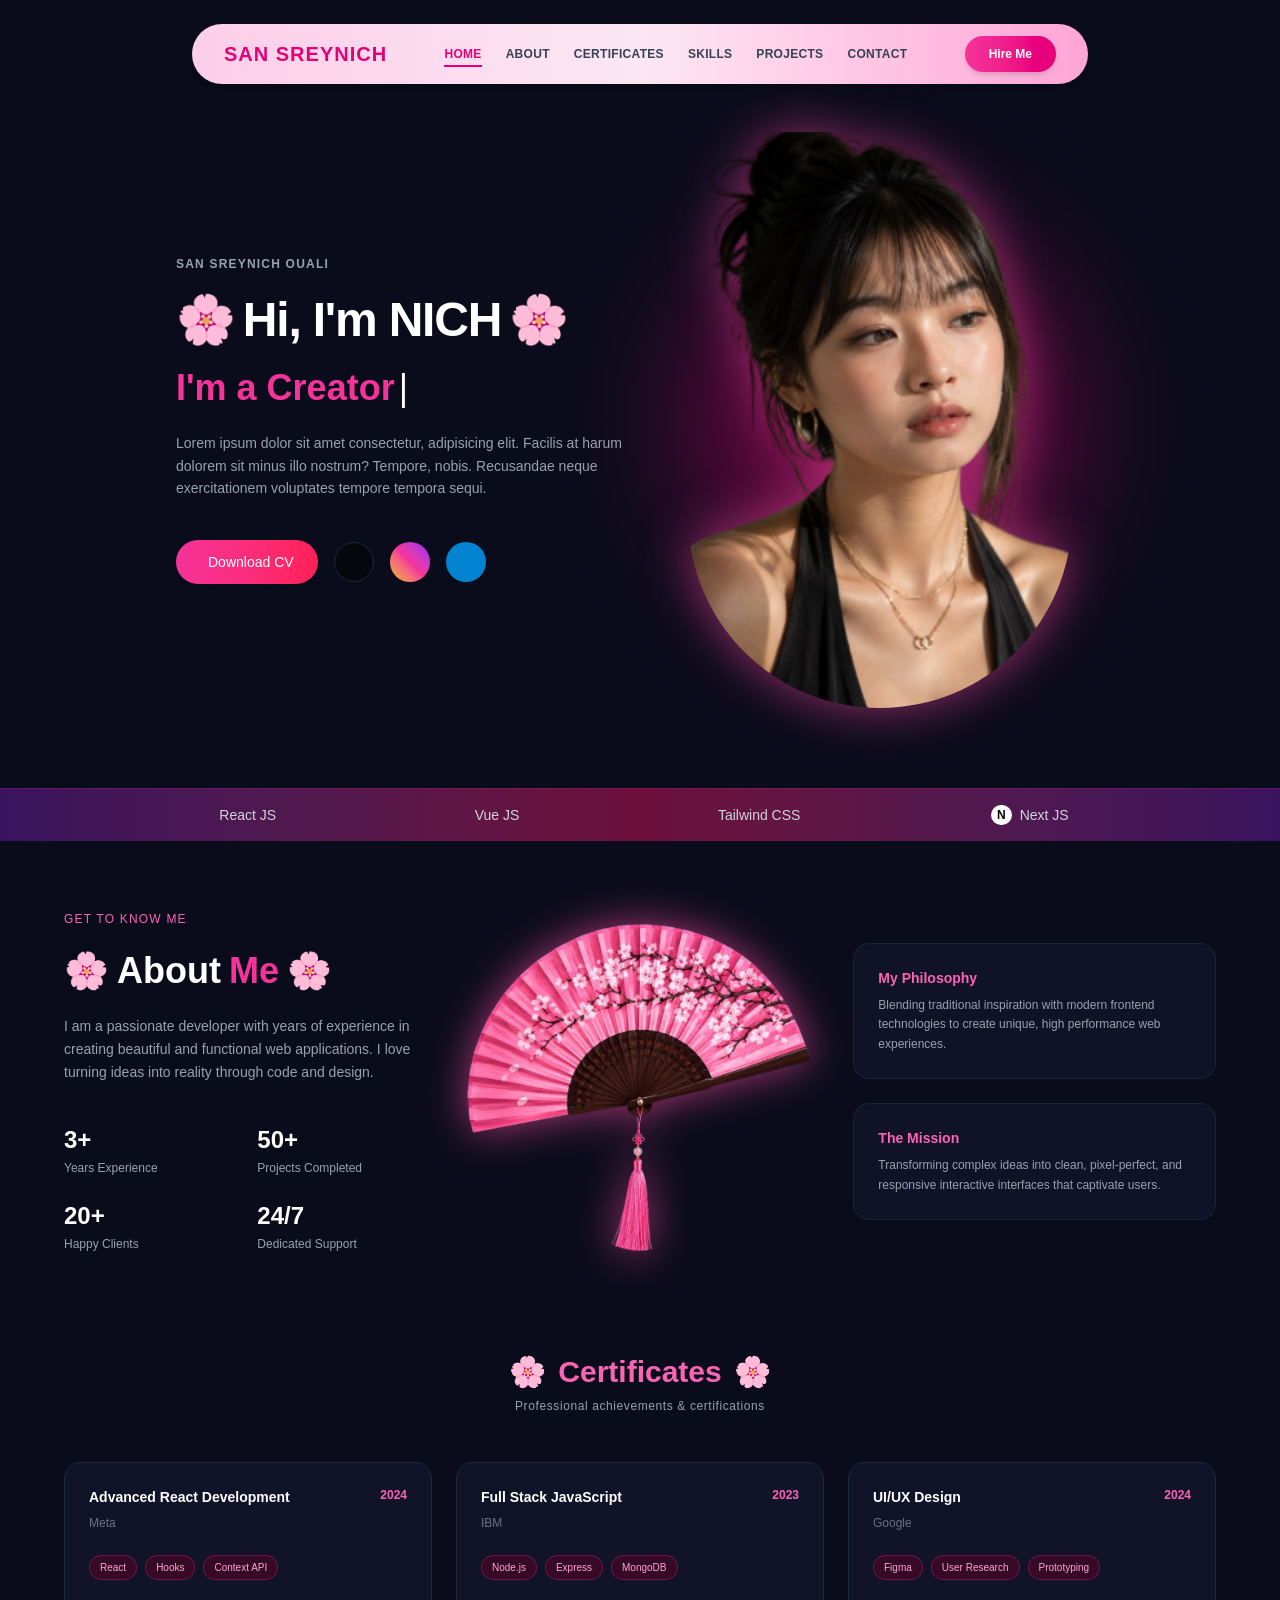
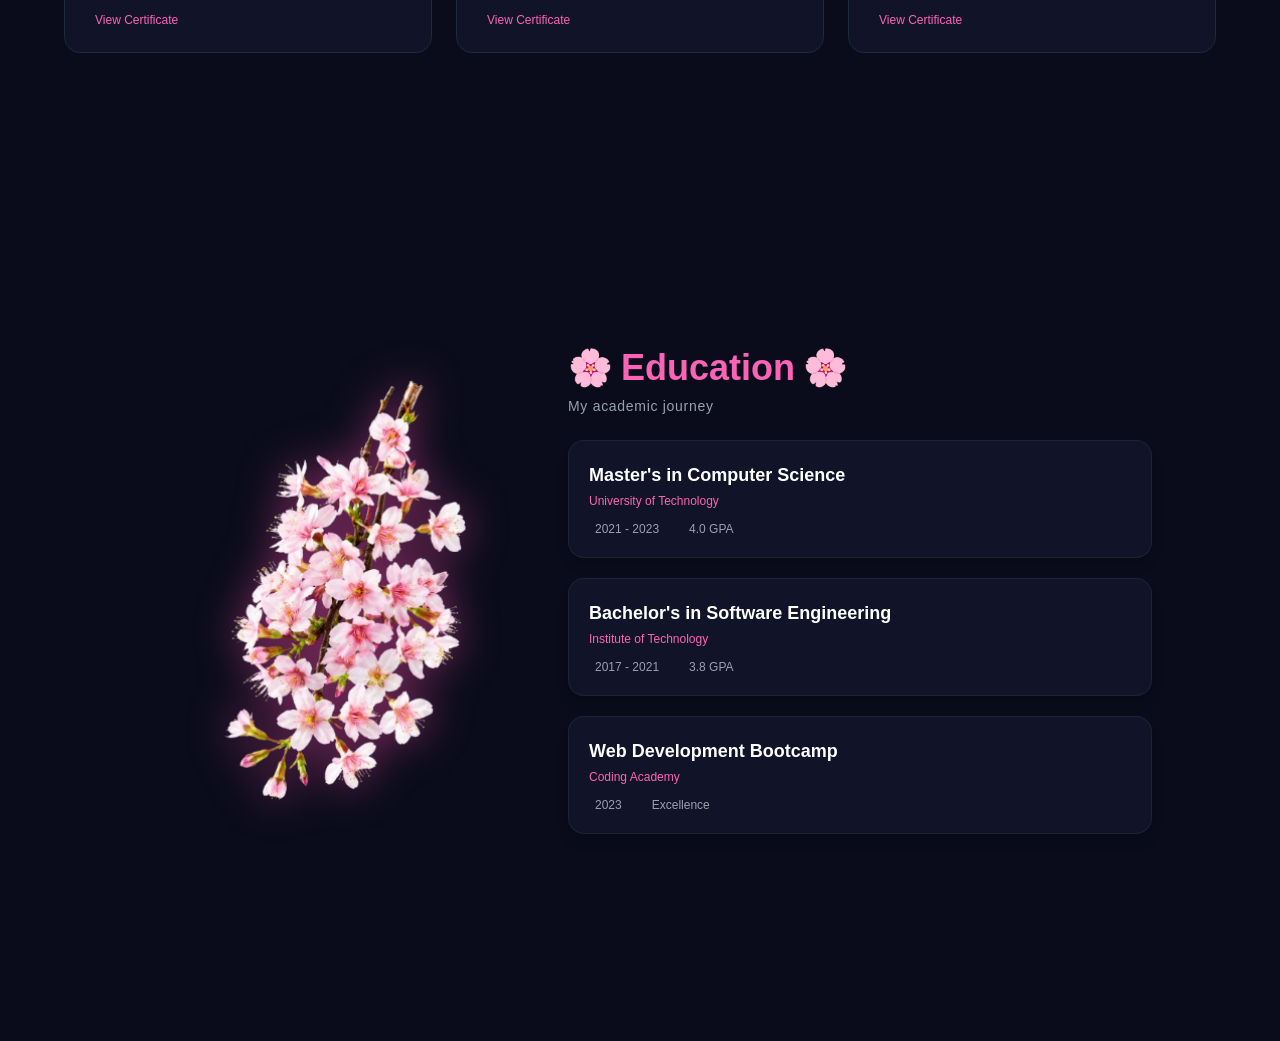
<file: index.html>
<!DOCTYPE html>
<html lang="en">

<head>
    <meta charset="UTF-8">
    <meta name="viewport" content="width=device-width, initial-scale=1.0">
    <link rel="stylesheet" href="./css/output.css">
    <title>Document</title>
</head>

<body class="bg-[#0b0c1b] text-white min-h-screen flex flex-col justify-between overflow-x-hidden relative">

    <!-- Floating Navigation Bar -->
    <header class="w-full flex justify-center pt-6 px-4 z-50">
        <nav
            class="bg-gradient-to-r from-pink-200 via-pink-100 to-pink-300 text-gray-800 rounded-full px-8 py-3 flex items-center justify-between w-full max-w-4xl shadow-lg">
            <!-- Logo -->
            <a href="#" class="font-extrabold text-xl text-pink-600 tracking-wider">SAN SREYNICH</a>

            <!-- Nav Links -->
            <ul class="hidden md:flex space-x-6 text-xs font-semibold uppercase tracking-wide text-gray-700">
                <li><a href="#" class="text-pink-600 border-b-2 border-pink-600 pb-1">HOME</a></li>
                <li><a href="./about.html" class="hover:text-pink-600 transition">ABOUT</a></li>
                <li><a href="#" class="hover:text-pink-600 transition">Certificates</a></li>
                <li><a href="#" class="hover:text-pink-600 transition">SKILLS</a></li>
                <li><a href="#" class="hover:text-pink-600 transition">PROJECTS</a></li>
                <li><a href="#" class="hover:text-pink-600 transition">CONTACT</a></li>
            </ul>

            <!-- Action Button -->
            <a href="#"
                class="bg-gradient-to-r from-pink-500 to-pink-600 text-white font-semibold text-xs px-6 py-2.5 rounded-full shadow-md hover:opacity-90 transition">
                Hire Me
            </a>
        </nav>
    </header>

    <!-- Hero Section -->
    <main
        class="max-w-6xl mx-auto px-6 pt-12 pb-20 flex-1 grid grid-cols-1 md:grid-cols-2 items-center gap-8 relative z-10">

        <!-- Left Column: Content -->
        <div class="space-y-6">
            <h3 class="text-xs uppercase font-semibold text-gray-400 tracking-widest">
                SAN SREYNICH OUALI
            </h3>

            <h1 class="text-4xl sm:text-5xl font-bold tracking-tight text-white flex items-center gap-2">
                <span>🌸</span> Hi, I'm NICH <span>🌸</span>
            </h1>

            <h2 class="text-3xl sm:text-4xl font-bold text-pink-500 flex items-center">
                I'm a Creator<span class="animate-pulse ml-1 text-white font-normal">|</span>
            </h2>

            <p class="text-gray-400 text-sm leading-relaxed max-w-md">
                Lorem ipsum dolor sit amet consectetur, adipisicing elit. Facilis at harum dolorem sit minus illo
                nostrum? Tempore, nobis. Recusandae neque exercitationem voluptates tempore tempora sequi.
            </p>

            <!-- Action Buttons & Socials -->
            <div class="flex items-center space-x-4 pt-4">
                <!-- Download CV Button -->
                <a href="#"
                    class="bg-gradient-to-r from-pink-500 to-rose-500 text-white font-medium text-sm px-6 py-3 rounded-full flex items-center gap-2 shadow-lg hover:shadow-pink-500/30 transition">
                    <i class="fa-solid fa-download text-xs"></i> Download CV
                </a>

                <!-- Social Icons -->
                <a href="#"
                    class="w-10 h-10 rounded-full bg-black/40 border border-gray-800 flex items-center justify-center text-white hover:bg-pink-600 transition">
                    <i class="fa-brands fa-tiktok text-sm"></i>
                </a>
                <a href="#"
                    class="w-10 h-10 rounded-full bg-gradient-to-tr from-yellow-500 via-pink-500 to-purple-600 flex items-center justify-center text-white hover:opacity-90 transition">
                    <i class="fa-brands fa-instagram text-sm"></i>
                </a>
                <a href="#"
                    class="w-10 h-10 rounded-full bg-sky-600 flex items-center justify-center text-white hover:bg-sky-500 transition">
                    <i class="fa-brands fa-linkedin-in text-sm"></i>
                </a>
            </div>
        </div>

        <!-- Right Column: Avatar/Image with Glow Effect -->
        <div class="relative flex justify-center items-center">
            <!-- Pink Glow Background -->
            <div class="absolute w-72 h-72 sm:w-96 sm:h-96 bg-pink-600/40 rounded-full blur-3xl -z-10"></div>

            <!-- Profile Image -->
            <div
                class="relative w-72 sm:w-80 md:w-96 rounded-b-full overflow-hidden filter drop-shadow-[0_0_25px_rgba(236,72,153,0.6)]">
                <img src="./imge/1.png" alt="Laila - Creator"
                    class="w-full h-auto object-cover">
            </div>
        </div>

    </main>

    <!-- Bottom Tech Stack Banner -->
    <footer
        class="w-full bg-gradient-to-r from-purple-900/60 via-pink-900/80 to-purple-900/60 border-t border-pink-500/20 py-4 px-6">
        <div
            class="max-w-5xl mx-auto flex flex-wrap justify-around items-center gap-6 text-gray-300 text-xs sm:text-sm font-medium">

            <!-- Tech Item 1 -->
            <div class="flex items-center space-x-2">
                <i class="fa-brands fa-react text-sky-400 text-xl"></i>
                <span>React JS</span>
            </div>

            <!-- Tech Item 2 -->
            <div class="flex items-center space-x-2">
                <i class="fa-brands fa-vuejs text-emerald-400 text-xl"></i>
                <span>Vue JS</span>
            </div>

            <!-- Tech Item 3 -->
            <div class="flex items-center space-x-2">
                <i class="fa-solid fa-code text-cyan-400 text-lg"></i>
                <span>Tailwind CSS</span>
            </div>

            <!-- Tech Item 4 -->
            <div class="flex items-center space-x-2">
                <span class="bg-white text-black font-extrabold px-1.5 py-0.5 rounded-full text-xs">N</span>
                <span>Next JS</span>
            </div>

        </div>
    </footer>

</body>
<section class="bg-[#0b0c1b] text-white min-h-screen py-16 px-6 sm:px-12 relative overflow-x-hidden">

    <!-- ================= ABOUT ME SECTION ================= -->
    <section class="max-w-6xl mx-auto mb-24">
        <div class="grid grid-cols-1 lg:grid-cols-3 gap-8 items-center relative">

            <!-- Left Column: Intro & Stats -->
            <div class="space-y-6 lg:col-span-1 z-10">
                <p class="text-xs uppercase font-medium tracking-widest text-pink-400">
                    GET TO KNOW ME
                </p>
                <h2 class="text-3xl sm:text-4xl font-bold flex items-center gap-2">
                    <span>🌸</span> About <span class="text-pink-500">Me</span> <span>🌸</span>
                </h2>
                <p class="text-gray-400 text-xs sm:text-sm leading-relaxed">
                    I am a passionate developer with years of experience in creating beautiful and functional web
                    applications. I love turning ideas into reality through code and design.
                </p>

                <!-- Stats Grid -->
                <div class="grid grid-cols-2 gap-6 pt-4">
                    <div>
                        <p class="text-2xl font-bold text-white">3+</p>
                        <p class="text-xs text-gray-400 mt-1">Years Experience</p>
                    </div>
                    <div>
                        <p class="text-2xl font-bold text-white">50+</p>
                        <p class="text-xs text-gray-400 mt-1">Projects Completed</p>
                    </div>
                    <div>
                        <p class="text-2xl font-bold text-white">20+</p>
                        <p class="text-xs text-gray-400 mt-1">Happy Clients</p>
                    </div>
                    <div>
                        <p class="text-2xl font-bold text-white">24/7</p>
                        <p class="text-xs text-gray-400 mt-1">Dedicated Support</p>
                    </div>
                </div>
            </div>

            <!-- Center Column: Glowing Fan Visual -->
            <div class="lg:col-span-1 flex justify-center items-center my-8 lg:my-0 relative">
                <!-- Pink Glowing Backdrop -->
                <div class="absolute w-72 h-72 bg-pink-600/30 rounded-full blur-3xl -z-10"></div>

                <!-- Fan Illustration Container -->
                <div
                    class="relative filter drop-shadow-[0_0_20px_rgba(236,72,153,0.7)] hover:scale-105 transition duration-300">
                    <!-- Placeholder Cherry Blossom Fan SVG/Image -->
                    <img src="./imge/download.png" alt="Japanese Folding Fan"
                        class="w-80 sm:w-96 object-contain">
                </div>
            </div>

            <!-- Right Column: Cards (Philosophy & Mission) -->
            <div class="lg:col-span-1 space-y-6 z-10">
                <!-- Philosophy Card -->
                <div
                    class="bg-[#12142b]/80 border border-gray-800/80 p-6 rounded-2xl backdrop-blur-sm hover:border-pink-500/40 transition">
                    <h3 class="text-pink-400 font-semibold text-sm mb-2">My Philosophy</h3>
                    <p class="text-gray-400 text-xs leading-relaxed">
                        Blending traditional inspiration with modern frontend technologies to create unique, high
                        performance web experiences.
                    </p>
                </div>

                <!-- Mission Card -->
                <div
                    class="bg-[#12142b]/80 border border-gray-800/80 p-6 rounded-2xl backdrop-blur-sm hover:border-pink-500/40 transition">
                    <h3 class="text-pink-400 font-semibold text-sm mb-2">The Mission</h3>
                    <p class="text-gray-400 text-xs leading-relaxed">
                        Transforming complex ideas into clean, pixel-perfect, and responsive interactive interfaces that
                        captivate users.
                    </p>
                </div>
            </div>

        </div>
    </section>


    <!-- ================= CERTIFICATES SECTION ================= -->
    <section class="max-w-6xl mx-auto">
        <!-- Header -->
        <div class="text-center mb-12">
            <h2 class="text-3xl font-bold flex justify-center items-center gap-3">
                <span>🌸</span> <span class="text-pink-400">Certificates</span> <span>🌸</span>
            </h2>
            <p class="text-gray-400 text-xs tracking-wider mt-2">
                Professional achievements & certifications
            </p>
        </div>

        <!-- Cards Grid -->
        <div class="grid grid-cols-1 md:grid-cols-3 gap-6">

            <!-- Card 1 -->
            <div
                class="bg-[#12142b]/90 border border-gray-800 p-6 rounded-2xl flex flex-col justify-between hover:border-pink-500/50 transition group">
                <div>
                    <div class="flex justify-between items-start mb-2">
                        <h3 class="font-semibold text-sm text-white group-hover:text-pink-400 transition">
                            Advanced React Development
                        </h3>
                        <span class="text-xs text-pink-400 font-semibold">2024</span>
                    </div>
                    <p class="text-xs text-gray-500 mb-6">Meta</p>

                    <!-- Badges -->
                    <div class="flex flex-wrap gap-2 mb-8">
                        <span
                            class="bg-pink-950/60 border border-pink-500/30 text-pink-300 text-[10px] px-2.5 py-1 rounded-full">React</span>
                        <span
                            class="bg-pink-950/60 border border-pink-500/30 text-pink-300 text-[10px] px-2.5 py-1 rounded-full">Hooks</span>
                        <span
                            class="bg-pink-950/60 border border-pink-500/30 text-pink-300 text-[10px] px-2.5 py-1 rounded-full">Context
                            API</span>
                    </div>
                </div>

                <a href="#" class="text-xs text-pink-400 flex items-center gap-1.5 hover:underline font-medium">
                    <i class="fa-solid fa-eye text-[10px]"></i> View Certificate
                </a>
            </div>

            <!-- Card 2 -->
            <div
                class="bg-[#12142b]/90 border border-gray-800 p-6 rounded-2xl flex flex-col justify-between hover:border-pink-500/50 transition group">
                <div>
                    <div class="flex justify-between items-start mb-2">
                        <h3 class="font-semibold text-sm text-white group-hover:text-pink-400 transition">
                            Full Stack JavaScript
                        </h3>
                        <span class="text-xs text-pink-400 font-semibold">2023</span>
                    </div>
                    <p class="text-xs text-gray-500 mb-6">IBM</p>

                    <!-- Badges -->
                    <div class="flex flex-wrap gap-2 mb-8">
                        <span
                            class="bg-pink-950/60 border border-pink-500/30 text-pink-300 text-[10px] px-2.5 py-1 rounded-full">Node.js</span>
                        <span
                            class="bg-pink-950/60 border border-pink-500/30 text-pink-300 text-[10px] px-2.5 py-1 rounded-full">Express</span>
                        <span
                            class="bg-pink-950/60 border border-pink-500/30 text-pink-300 text-[10px] px-2.5 py-1 rounded-full">MongoDB</span>
                    </div>
                </div>

                <a href="#" class="text-xs text-pink-400 flex items-center gap-1.5 hover:underline font-medium">
                    <i class="fa-solid fa-eye text-[10px]"></i> View Certificate
                </a>
            </div>

            <!-- Card 3 -->
            <div
                class="bg-[#12142b]/90 border border-gray-800 p-6 rounded-2xl flex flex-col justify-between hover:border-pink-500/50 transition group">
                <div>
                    <div class="flex justify-between items-start mb-2">
                        <h3 class="font-semibold text-sm text-white group-hover:text-pink-400 transition">
                            UI/UX Design
                        </h3>
                        <span class="text-xs text-pink-400 font-semibold">2024</span>
                    </div>
                    <p class="text-xs text-gray-500 mb-6">Google</p>

                    <!-- Badges -->
                    <div class="flex flex-wrap gap-2 mb-8">
                        <span
                            class="bg-pink-950/60 border border-pink-500/30 text-pink-300 text-[10px] px-2.5 py-1 rounded-full">Figma</span>
                        <span
                            class="bg-pink-950/60 border border-pink-500/30 text-pink-300 text-[10px] px-2.5 py-1 rounded-full">User
                            Research</span>
                        <span
                            class="bg-pink-950/60 border border-pink-500/30 text-pink-300 text-[10px] px-2.5 py-1 rounded-full">Prototyping</span>
                    </div>
                </div>

                <a href="#" class="text-xs text-pink-400 flex items-center gap-1.5 hover:underline font-medium">
                    <i class="fa-solid fa-eye text-[10px]"></i> View Certificate
                </a>
            </div>

        </div>
    </section>
</section>
<section
    class="bg-[#0b0c1b] text-white min-h-screen py-16 px-6 sm:px-12 flex items-center justify-center relative overflow-x-hidden">

    <!-- ================= EDUCATION SECTION ================= -->
    <section class="max-w-5xl w-full mx-auto">
        <div class="grid grid-cols-1 lg:grid-cols-12 gap-8 items-center">

            <!-- Left Column: Glowing Cherry Blossom Branch -->
            <div class="lg:col-span-5 flex justify-center items-center relative">
                <!-- Pink Glowing Background Circle -->
                <div class="absolute w-64 h-64 sm:w-80 sm:h-80 bg-pink-600/30 rounded-full blur-3xl -z-10"></div>

                <!-- Sakura Branch Image -->
                <div class="relative filter drop-shadow-[0_0_20px_rgba(236,72,153,0.5)]">
                    <img src="./imge/FLOWER.png"
                        alt="Cherry Blossom Branch" class="w-64 sm:w-80 object-contain">
                </div>
            </div>

            <!-- Right Column: Content & Education Cards -->
            <div class="lg:col-span-7 space-y-5">

                <!-- Section Title & Subtitle -->
                <div class="mb-6">
                    <h2 class="text-3xl sm:text-4xl font-bold text-pink-400 flex items-center gap-2">
                        <span>🌸</span> Education <span>🌸</span>
                    </h2>
                    <p class="text-gray-400 text-xs sm:text-sm tracking-wider mt-2">
                        My academic journey
                    </p>
                </div>

                <!-- Education Card 1 -->
                <div
                    class="bg-[#12142b]/90 border border-gray-800/80 p-5 rounded-2xl shadow-lg hover:border-pink-500/40 transition group">
                    <h3 class="font-bold text-base sm:text-lg text-white group-hover:text-pink-400 transition">
                        Master's in Computer Science
                    </h3>
                    <p class="text-xs text-pink-400 mt-1 font-medium">
                        University of Technology
                    </p>
                    <div class="flex items-center space-x-6 text-xs text-gray-400 mt-3">
                        <span class="flex items-center gap-1.5">
                            <i class="fa-regular fa-calendar text-[11px] text-pink-400"></i>
                            2021 - 2023
                        </span>
                        <span class="flex items-center gap-1.5">
                            <i class="fa-solid fa-ribbon text-[11px] text-pink-400"></i>
                            4.0 GPA
                        </span>
                    </div>
                </div>

                <!-- Education Card 2 -->
                <div
                    class="bg-[#12142b]/90 border border-gray-800/80 p-5 rounded-2xl shadow-lg hover:border-pink-500/40 transition group">
                    <h3 class="font-bold text-base sm:text-lg text-white group-hover:text-pink-400 transition">
                        Bachelor's in Software Engineering
                    </h3>
                    <p class="text-xs text-pink-400 mt-1 font-medium">
                        Institute of Technology
                    </p>
                    <div class="flex items-center space-x-6 text-xs text-gray-400 mt-3">
                        <span class="flex items-center gap-1.5">
                            <i class="fa-regular fa-calendar text-[11px] text-pink-400"></i>
                            2017 - 2021
                        </span>
                        <span class="flex items-center gap-1.5">
                            <i class="fa-solid fa-ribbon text-[11px] text-pink-400"></i>
                            3.8 GPA
                        </span>
                    </div>
                </div>

                <!-- Education Card 3 -->
                <div
                    class="bg-[#12142b]/90 border border-gray-800/80 p-5 rounded-2xl shadow-lg hover:border-pink-500/40 transition group">
                    <h3 class="font-bold text-base sm:text-lg text-white group-hover:text-pink-400 transition">
                        Web Development Bootcamp
                    </h3>
                    <p class="text-xs text-pink-400 mt-1 font-medium">
                        Coding Academy
                    </p>
                    <div class="flex items-center space-x-6 text-xs text-gray-400 mt-3">
                        <span class="flex items-center gap-1.5">
                            <i class="fa-regular fa-calendar text-[11px] text-pink-400"></i>
                            2023
                        </span>
                        <span class="flex items-center gap-1.5">
                            <i class="fa-solid fa-ribbon text-[11px] text-pink-400"></i>
                            Excellence
                        </span>
                    </div>
                </div>

            </div>

        </div>
    </section>

</section>

</html>
</file>
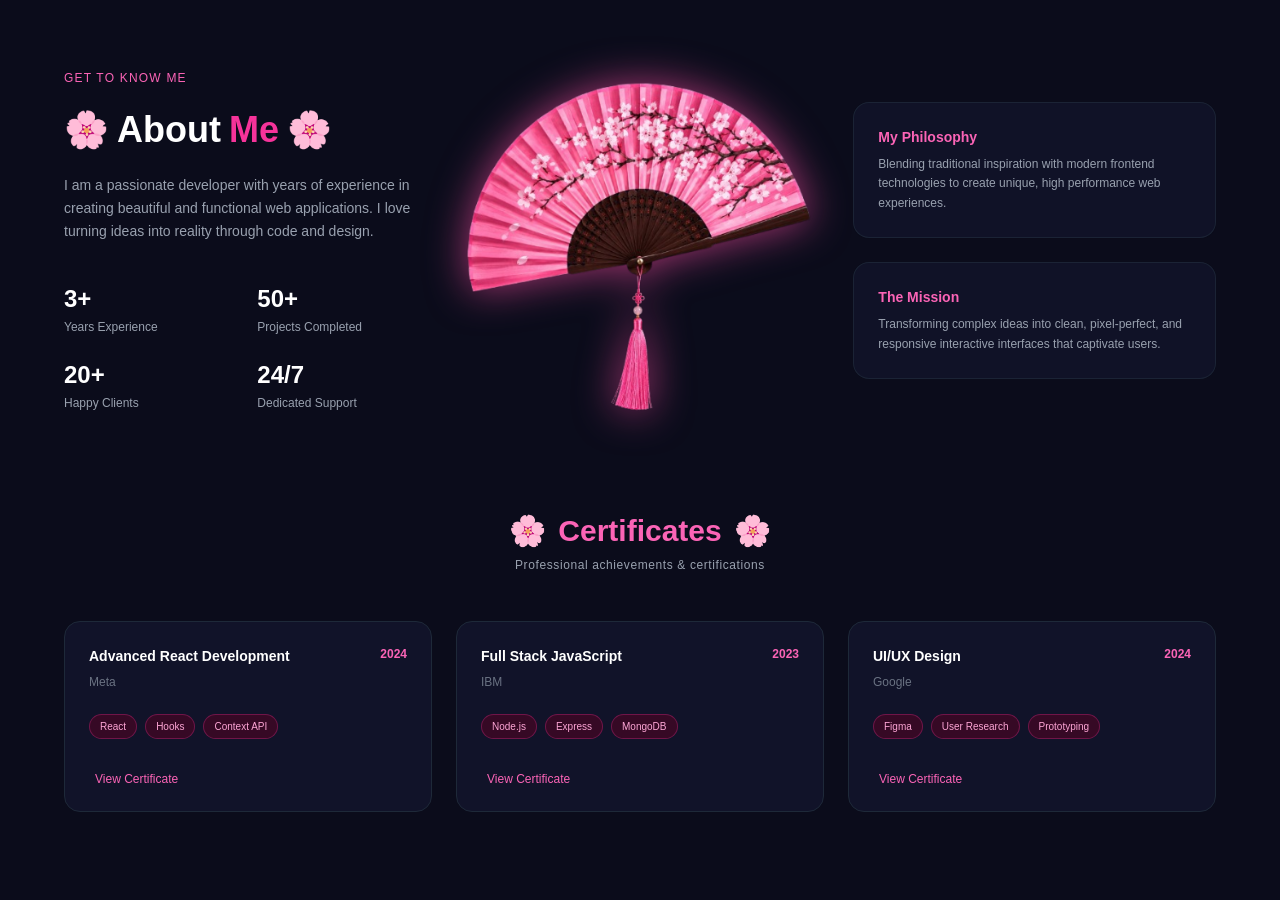
<file: about.html>
<!DOCTYPE html>
<html lang="en">
<head>
    <meta charset="UTF-8">
    <meta name="viewport" content="width=device-width, initial-scale=1.0">
    <title>About US</title>
    <link rel="stylesheet" href="./css/output.css">
</head>
<body>
    <section class="bg-[#0b0c1b] text-white min-h-screen py-16 px-6 sm:px-12 relative overflow-x-hidden">

    <!-- ================= ABOUT ME SECTION ================= -->
    <section class="max-w-6xl mx-auto mb-24">
        <div class="grid grid-cols-1 lg:grid-cols-3 gap-8 items-center relative">

            <!-- Left Column: Intro & Stats -->
            <div class="space-y-6 lg:col-span-1 z-10">
                <p class="text-xs uppercase font-medium tracking-widest text-pink-400">
                    GET TO KNOW ME
                </p>
                <h2 class="text-3xl sm:text-4xl font-bold flex items-center gap-2">
                    <span>🌸</span> About <span class="text-pink-500">Me</span> <span>🌸</span>
                </h2>
                <p class="text-gray-400 text-xs sm:text-sm leading-relaxed">
                    I am a passionate developer with years of experience in creating beautiful and functional web
                    applications. I love turning ideas into reality through code and design.
                </p>

                <!-- Stats Grid -->
                <div class="grid grid-cols-2 gap-6 pt-4">
                    <div>
                        <p class="text-2xl font-bold text-white">3+</p>
                        <p class="text-xs text-gray-400 mt-1">Years Experience</p>
                    </div>
                    <div>
                        <p class="text-2xl font-bold text-white">50+</p>
                        <p class="text-xs text-gray-400 mt-1">Projects Completed</p>
                    </div>
                    <div>
                        <p class="text-2xl font-bold text-white">20+</p>
                        <p class="text-xs text-gray-400 mt-1">Happy Clients</p>
                    </div>
                    <div>
                        <p class="text-2xl font-bold text-white">24/7</p>
                        <p class="text-xs text-gray-400 mt-1">Dedicated Support</p>
                    </div>
                </div>
            </div>

            <!-- Center Column: Glowing Fan Visual -->
            <div class="lg:col-span-1 flex justify-center items-center my-8 lg:my-0 relative">
                <!-- Pink Glowing Backdrop -->
                <div class="absolute w-72 h-72 bg-pink-600/30 rounded-full blur-3xl -z-10"></div>

                <!-- Fan Illustration Container -->
                <div
                    class="relative filter drop-shadow-[0_0_20px_rgba(236,72,153,0.7)] hover:scale-105 transition duration-300">
                    <!-- Placeholder Cherry Blossom Fan SVG/Image -->
                    <img src="./imge/download.png" alt="Japanese Folding Fan"
                        class="w-80 sm:w-96 object-contain">
                </div>
            </div>

            <!-- Right Column: Cards (Philosophy & Mission) -->
            <div class="lg:col-span-1 space-y-6 z-10">
                <!-- Philosophy Card -->
                <div
                    class="bg-[#12142b]/80 border border-gray-800/80 p-6 rounded-2xl backdrop-blur-sm hover:border-pink-500/40 transition">
                    <h3 class="text-pink-400 font-semibold text-sm mb-2">My Philosophy</h3>
                    <p class="text-gray-400 text-xs leading-relaxed">
                        Blending traditional inspiration with modern frontend technologies to create unique, high
                        performance web experiences.
                    </p>
                </div>

                <!-- Mission Card -->
                <div
                    class="bg-[#12142b]/80 border border-gray-800/80 p-6 rounded-2xl backdrop-blur-sm hover:border-pink-500/40 transition">
                    <h3 class="text-pink-400 font-semibold text-sm mb-2">The Mission</h3>
                    <p class="text-gray-400 text-xs leading-relaxed">
                        Transforming complex ideas into clean, pixel-perfect, and responsive interactive interfaces that
                        captivate users.
                    </p>
                </div>
            </div>

        </div>
    </section>


    <!-- ================= CERTIFICATES SECTION ================= -->
    <section class="max-w-6xl mx-auto">
        <!-- Header -->
        <div class="text-center mb-12">
            <h2 class="text-3xl font-bold flex justify-center items-center gap-3">
                <span>🌸</span> <span class="text-pink-400">Certificates</span> <span>🌸</span>
            </h2>
            <p class="text-gray-400 text-xs tracking-wider mt-2">
                Professional achievements & certifications
            </p>
        </div>

        <!-- Cards Grid -->
        <div class="grid grid-cols-1 md:grid-cols-3 gap-6">

            <!-- Card 1 -->
            <div
                class="bg-[#12142b]/90 border border-gray-800 p-6 rounded-2xl flex flex-col justify-between hover:border-pink-500/50 transition group">
                <div>
                    <div class="flex justify-between items-start mb-2">
                        <h3 class="font-semibold text-sm text-white group-hover:text-pink-400 transition">
                            Advanced React Development
                        </h3>
                        <span class="text-xs text-pink-400 font-semibold">2024</span>
                    </div>
                    <p class="text-xs text-gray-500 mb-6">Meta</p>

                    <!-- Badges -->
                    <div class="flex flex-wrap gap-2 mb-8">
                        <span
                            class="bg-pink-950/60 border border-pink-500/30 text-pink-300 text-[10px] px-2.5 py-1 rounded-full">React</span>
                        <span
                            class="bg-pink-950/60 border border-pink-500/30 text-pink-300 text-[10px] px-2.5 py-1 rounded-full">Hooks</span>
                        <span
                            class="bg-pink-950/60 border border-pink-500/30 text-pink-300 text-[10px] px-2.5 py-1 rounded-full">Context
                            API</span>
                    </div>
                </div>

                <a href="#" class="text-xs text-pink-400 flex items-center gap-1.5 hover:underline font-medium">
                    <i class="fa-solid fa-eye text-[10px]"></i> View Certificate
                </a>
            </div>

            <!-- Card 2 -->
            <div
                class="bg-[#12142b]/90 border border-gray-800 p-6 rounded-2xl flex flex-col justify-between hover:border-pink-500/50 transition group">
                <div>
                    <div class="flex justify-between items-start mb-2">
                        <h3 class="font-semibold text-sm text-white group-hover:text-pink-400 transition">
                            Full Stack JavaScript
                        </h3>
                        <span class="text-xs text-pink-400 font-semibold">2023</span>
                    </div>
                    <p class="text-xs text-gray-500 mb-6">IBM</p>

                    <!-- Badges -->
                    <div class="flex flex-wrap gap-2 mb-8">
                        <span
                            class="bg-pink-950/60 border border-pink-500/30 text-pink-300 text-[10px] px-2.5 py-1 rounded-full">Node.js</span>
                        <span
                            class="bg-pink-950/60 border border-pink-500/30 text-pink-300 text-[10px] px-2.5 py-1 rounded-full">Express</span>
                        <span
                            class="bg-pink-950/60 border border-pink-500/30 text-pink-300 text-[10px] px-2.5 py-1 rounded-full">MongoDB</span>
                    </div>
                </div>

                <a href="#" class="text-xs text-pink-400 flex items-center gap-1.5 hover:underline font-medium">
                    <i class="fa-solid fa-eye text-[10px]"></i> View Certificate
                </a>
            </div>

            <!-- Card 3 -->
            <div
                class="bg-[#12142b]/90 border border-gray-800 p-6 rounded-2xl flex flex-col justify-between hover:border-pink-500/50 transition group">
                <div>
                    <div class="flex justify-between items-start mb-2">
                        <h3 class="font-semibold text-sm text-white group-hover:text-pink-400 transition">
                            UI/UX Design
                        </h3>
                        <span class="text-xs text-pink-400 font-semibold">2024</span>
                    </div>
                    <p class="text-xs text-gray-500 mb-6">Google</p>

                    <!-- Badges -->
                    <div class="flex flex-wrap gap-2 mb-8">
                        <span
                            class="bg-pink-950/60 border border-pink-500/30 text-pink-300 text-[10px] px-2.5 py-1 rounded-full">Figma</span>
                        <span
                            class="bg-pink-950/60 border border-pink-500/30 text-pink-300 text-[10px] px-2.5 py-1 rounded-full">User
                            Research</span>
                        <span
                            class="bg-pink-950/60 border border-pink-500/30 text-pink-300 text-[10px] px-2.5 py-1 rounded-full">Prototyping</span>
                    </div>
                </div>

                <a href="#" class="text-xs text-pink-400 flex items-center gap-1.5 hover:underline font-medium">
                    <i class="fa-solid fa-eye text-[10px]"></i> View Certificate
                </a>
            </div>

        </div>
    </section>
</section>
</body>
</html>
</file>
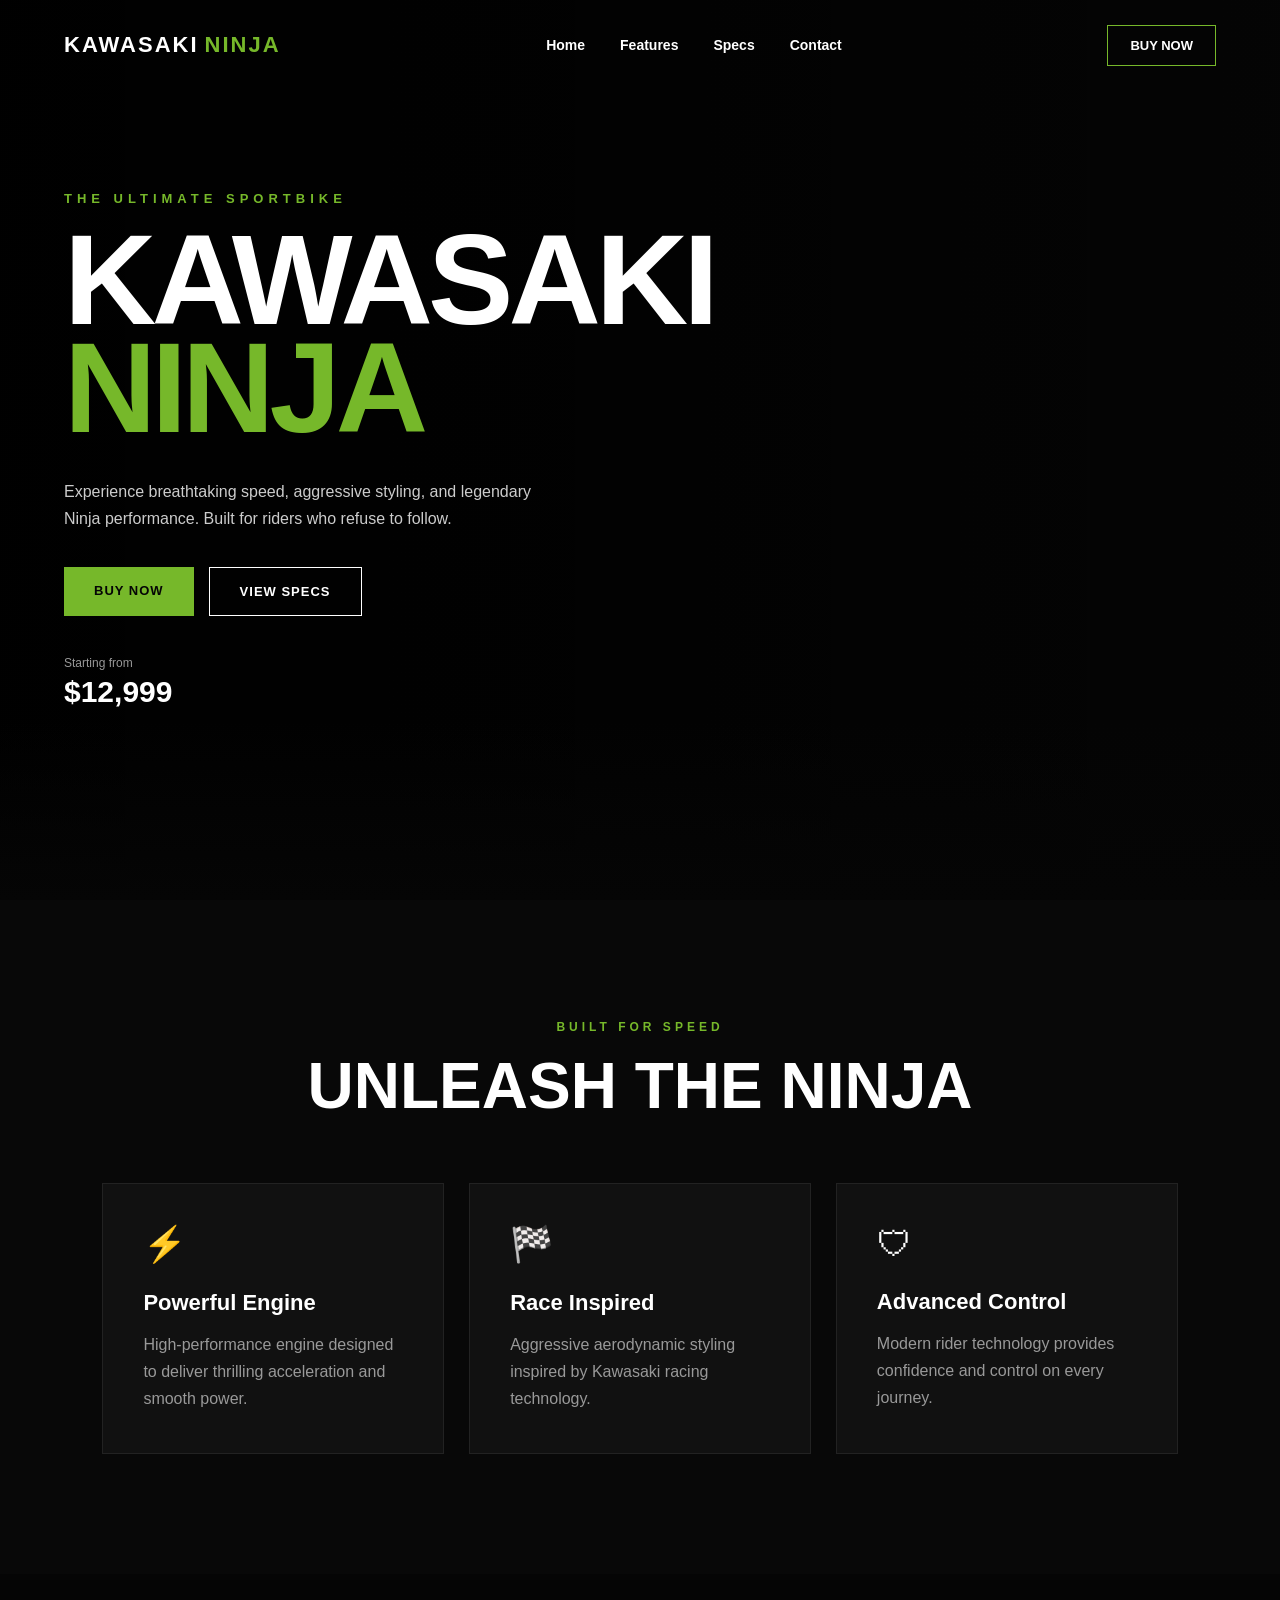
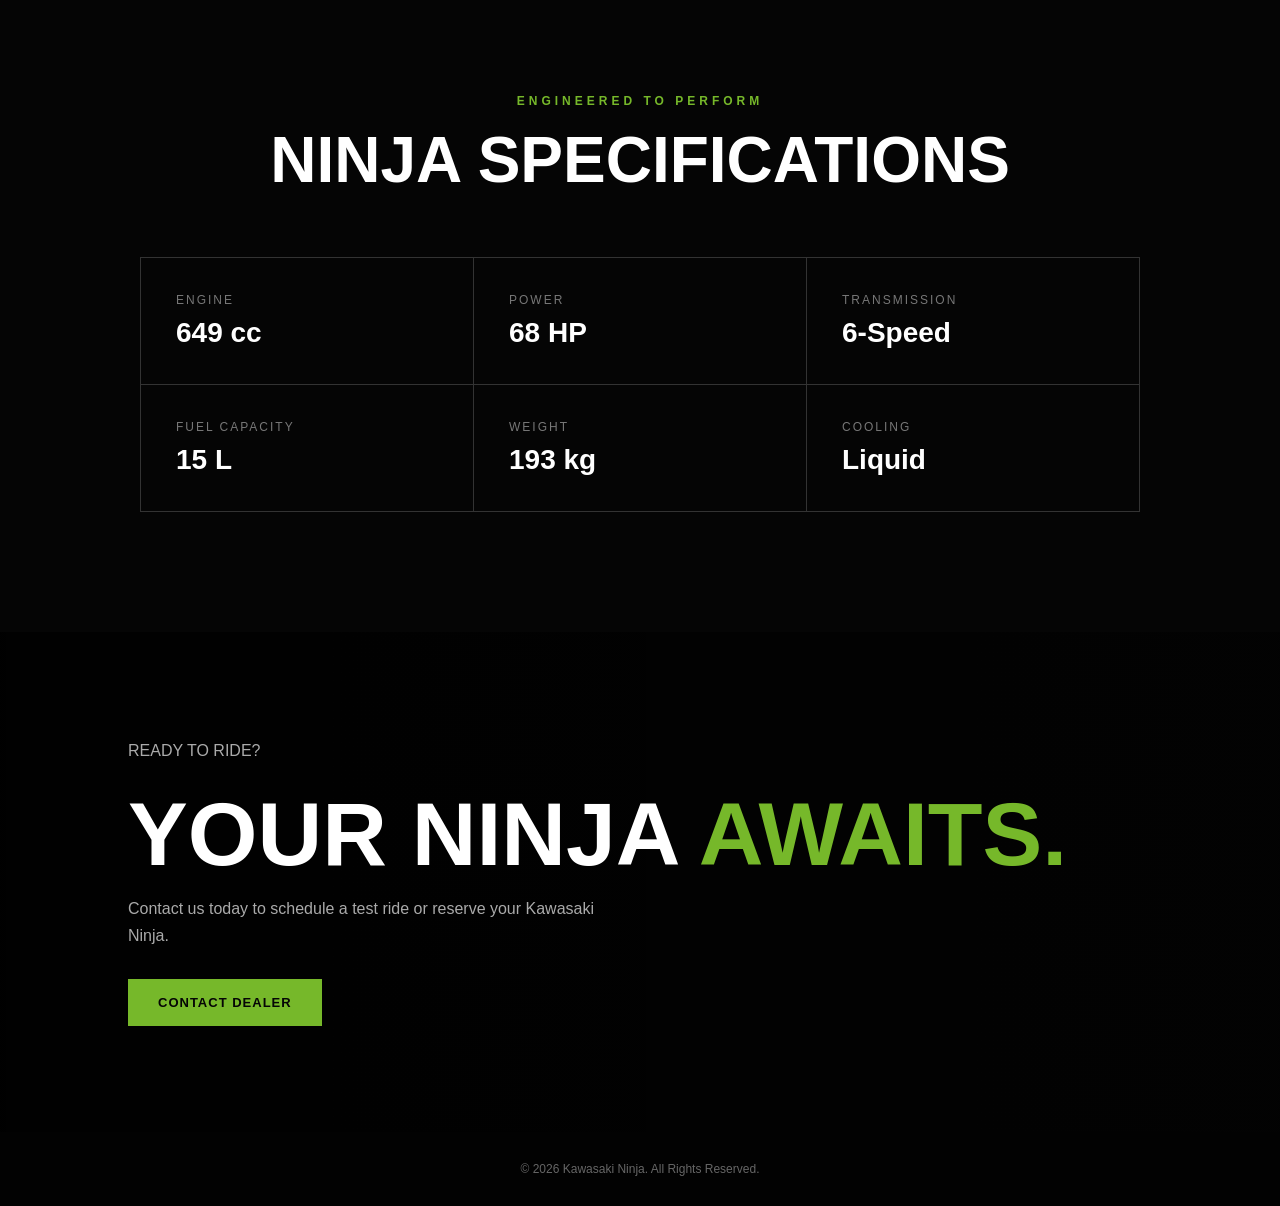
<file: home.html>
<!DOCTYPE html>
<html lang="en">
<head>
    <meta charset="UTF-8">
    <meta name="viewport" content="width=device-width, initial-scale=1.0">
    <title>Kawasaki Ninja | Ride Beyond</title>

    <link rel="stylesheet" href="./css/style.css">
</head>

<body>

    <header>
        <nav class="navbar">
            <div class="logo">KAWASAKI<span>NINJA</span></div>

            <ul class="nav-links">
                <li><a href="#home">Home</a></li>
                <li><a href="#features">Features</a></li>
                <li><a href="#specs">Specs</a></li>
                <li><a href="#contact">Contact</a></li>
            </ul>

            <a href="#contact" class="nav-btn">BUY NOW</a>
        </nav>
    </header>

    <main>

        <!-- HERO -->
        <section class="hero" id="home">
            <div class="hero-content">

                <p class="subtitle">THE ULTIMATE SPORTBIKE</p>

                <h1>
                    KAWASAKI
                    <strong>NINJA</strong>
                </h1>

                <p class="description">
                    Experience breathtaking speed, aggressive styling,
                    and legendary Ninja performance. Built for riders
                    who refuse to follow.
                </p>

                <div class="buttons">
                    <a href="#contact" class="btn primary">BUY NOW</a>
                    <a href="#specs" class="btn secondary">VIEW SPECS</a>
                </div>

                <div class="price">
                    <span>Starting from</span>
                    <strong>$12,999</strong>
                </div>

            </div>
        </section>


        <!-- FEATURES -->
        <section class="features" id="features">

            <div class="section-title">
                <p>BUILT FOR SPEED</p>
                <h2>UNLEASH THE NINJA</h2>
            </div>

            <div class="feature-grid">

                <div class="feature-card">
                    <div class="icon">⚡</div>
                    <h3>Powerful Engine</h3>
                    <p>
                        High-performance engine designed to deliver
                        thrilling acceleration and smooth power.
                    </p>
                </div>

                <div class="feature-card">
                    <div class="icon">🏁</div>
                    <h3>Race Inspired</h3>
                    <p>
                        Aggressive aerodynamic styling inspired by
                        Kawasaki racing technology.
                    </p>
                </div>

                <div class="feature-card">
                    <div class="icon">🛡</div>
                    <h3>Advanced Control</h3>
                    <p>
                        Modern rider technology provides confidence
                        and control on every journey.
                    </p>
                </div>

            </div>
        </section>


        <!-- SPECS -->
        <section class="specs" id="specs">

            <div class="section-title">
                <p>ENGINEERED TO PERFORM</p>
                <h2>NINJA SPECIFICATIONS</h2>
            </div>

            <div class="spec-grid">

                <div>
                    <span>Engine</span>
                    <strong>649 cc</strong>
                </div>

                <div>
                    <span>Power</span>
                    <strong>68 HP</strong>
                </div>

                <div>
                    <span>Transmission</span>
                    <strong>6-Speed</strong>
                </div>

                <div>
                    <span>Fuel Capacity</span>
                    <strong>15 L</strong>
                </div>

                <div>
                    <span>Weight</span>
                    <strong>193 kg</strong>
                </div>

                <div>
                    <span>Cooling</span>
                    <strong>Liquid</strong>
                </div>

            </div>

        </section>


        <!-- CTA -->
        <section class="contact" id="contact">

            <div>
                <p>READY TO RIDE?</p>

                <h2>
                    YOUR NINJA
                    <span>AWAITS.</span>
                </h2>

                <p>
                    Contact us today to schedule a test ride
                    or reserve your Kawasaki Ninja.
                </p>

                <a href="tel:+85512345678" class="btn primary">
                    CONTACT DEALER
                </a>
            </div>

        </section>

    </main>


    <footer>
        <p>© 2026 Kawasaki Ninja. All Rights Reserved.</p>
    </footer>

</body>
</html>
</file>
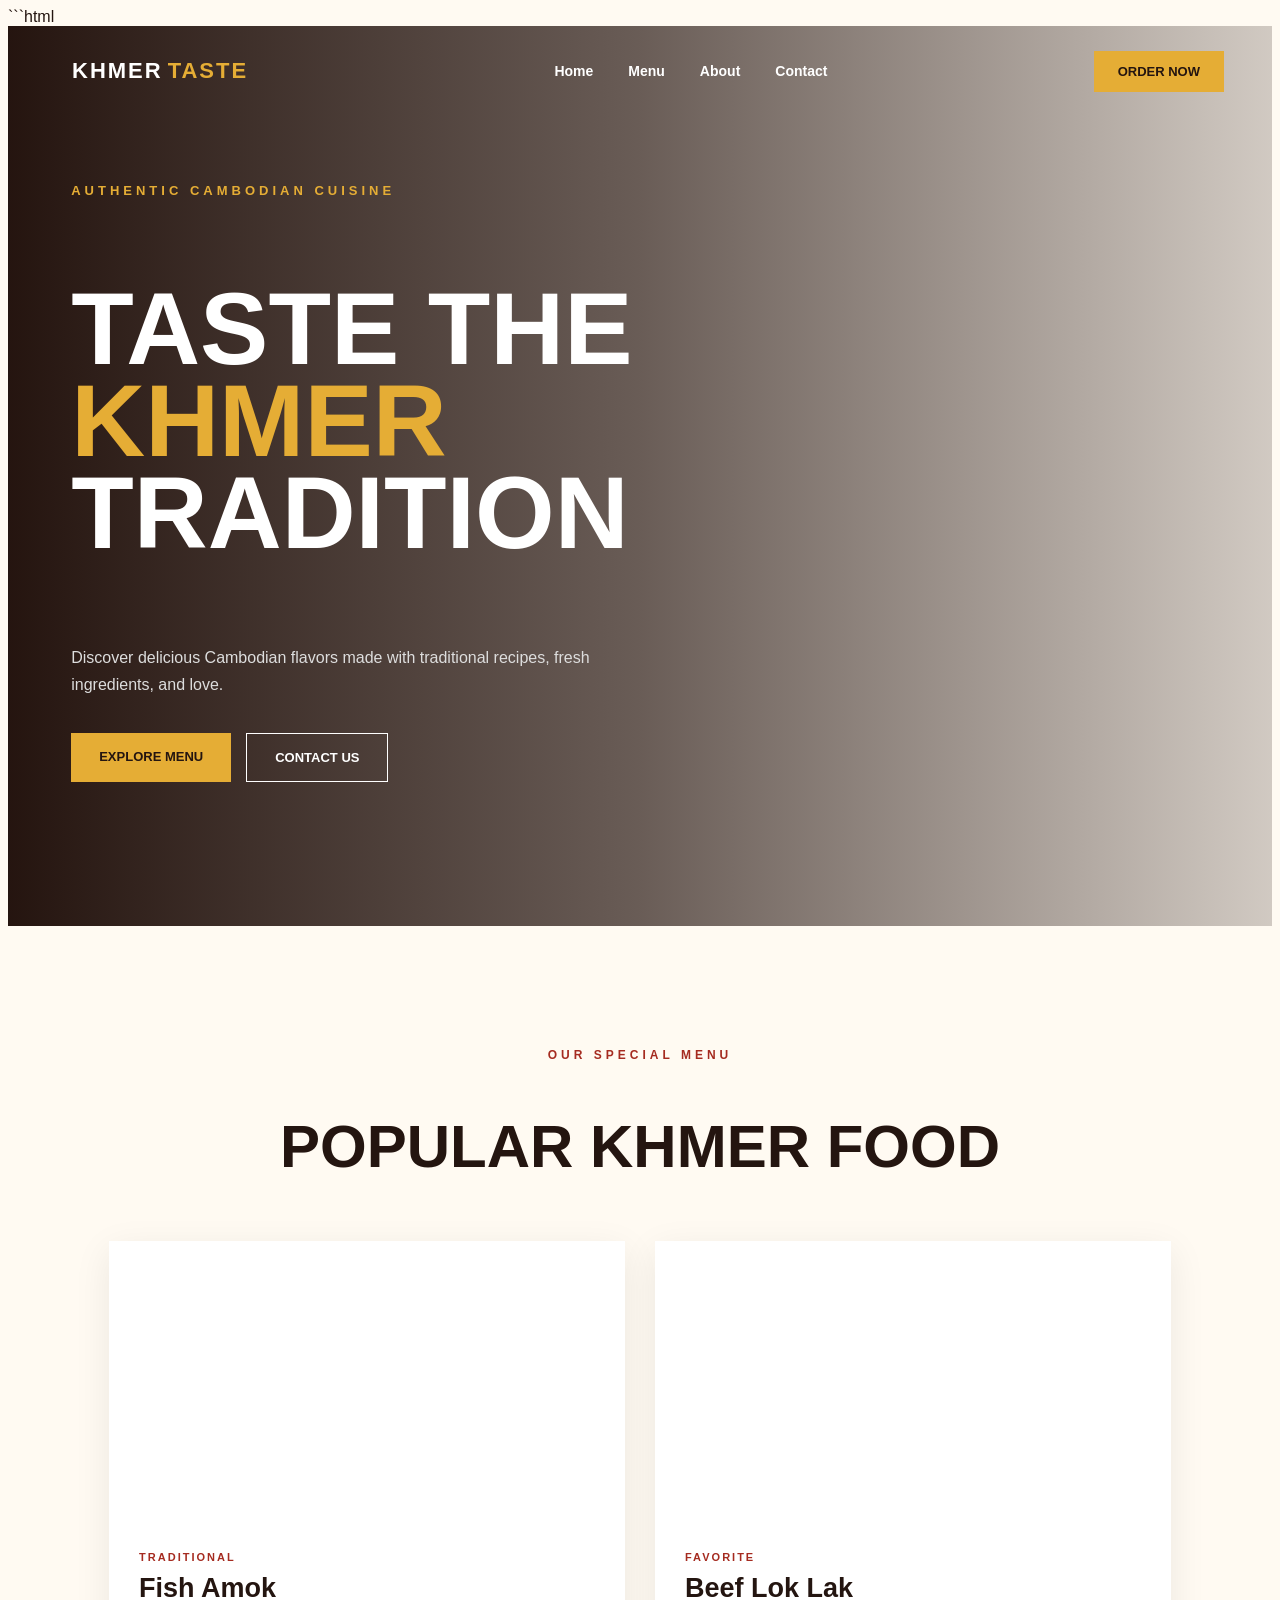
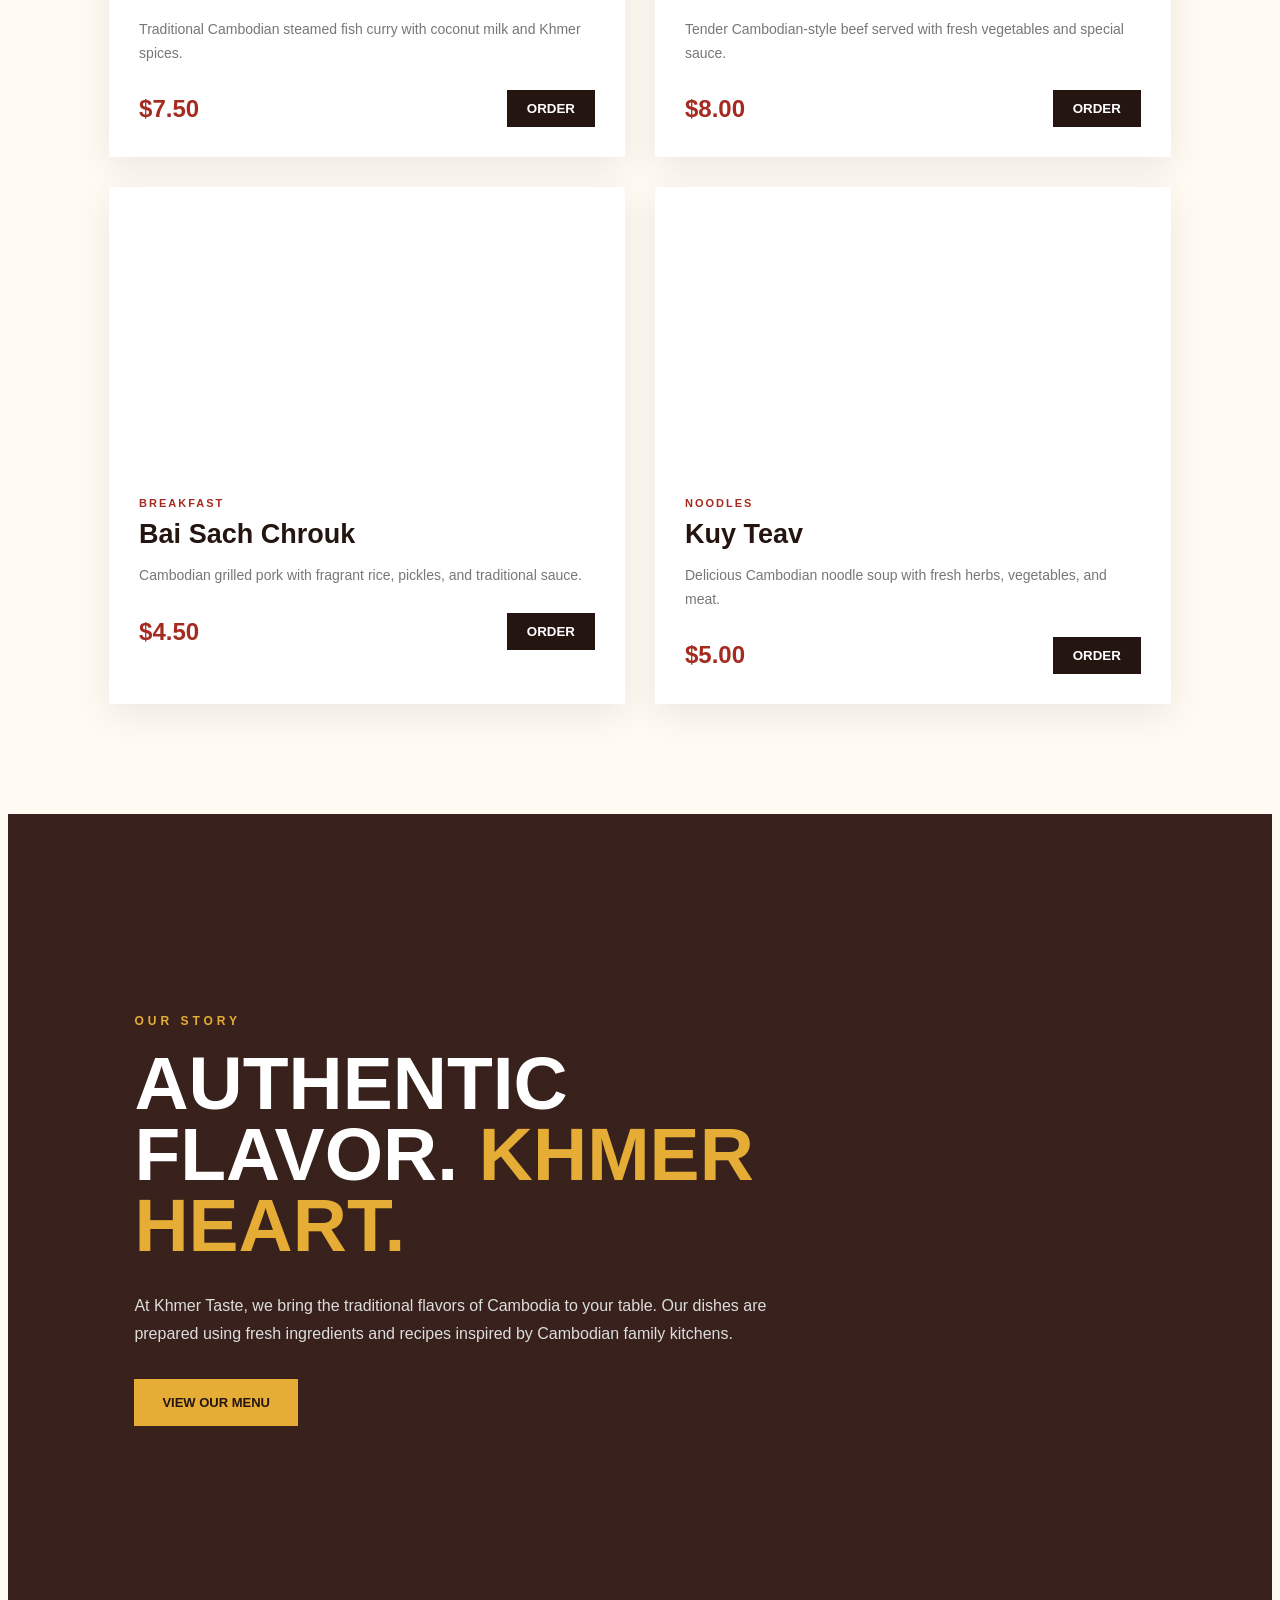
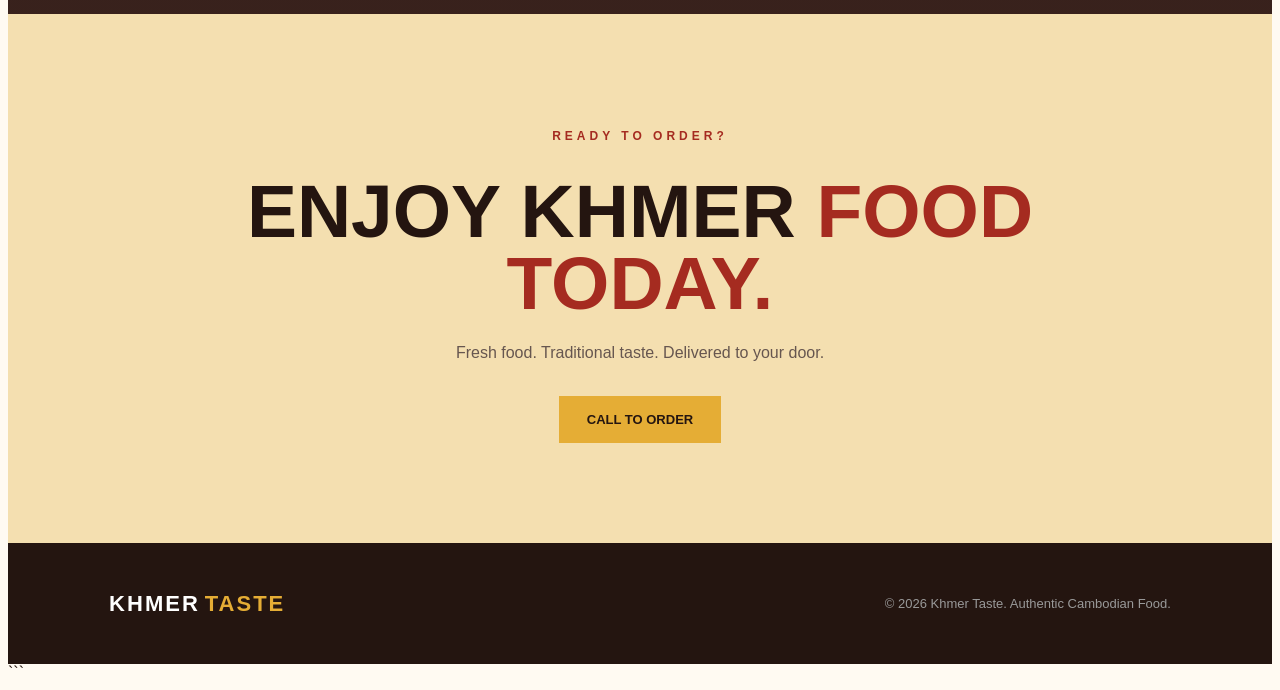
<file: server.html>
```html
<!DOCTYPE html>
<html lang="en">
<head>
    <meta charset="UTF-8">
    <meta name="viewport" content="width=device-width, initial-scale=1.0">

    <title>Khmer Taste | Authentic Cambodian Food</title>

    <link rel="stylesheet" href="./css/main.css">
</head>

<body>

    <!-- NAVIGATION -->
    <header>
        <nav class="navbar">

            <div class="logo">
                KHMER<span>TASTE</span>
            </div>

            <ul class="nav-links">
                <li><a href="#home">Home</a></li>
                <li><a href="#menu">Menu</a></li>
                <li><a href="#about">About</a></li>
                <li><a href="#contact">Contact</a></li>
            </ul>

            <a href="#menu" class="order-btn">ORDER NOW</a>

        </nav>
    </header>


    <!-- HERO -->
    <section class="hero" id="home">

        <div class="hero-content">

            <p class="small-title">
                AUTHENTIC CAMBODIAN CUISINE
            </p>

            <h1>
                TASTE THE
                <span>KHMER</span>
                TRADITION
            </h1>

            <p class="hero-text">
                Discover delicious Cambodian flavors made with
                traditional recipes, fresh ingredients, and love.
            </p>

            <div class="hero-buttons">
                <a href="#menu" class="btn primary">
                    EXPLORE MENU
                </a>

                <a href="#contact" class="btn secondary">
                    CONTACT US
                </a>
            </div>

        </div>

    </section>


    <!-- MENU -->
    <section class="menu" id="menu">

        <div class="section-heading">
            <p>OUR SPECIAL MENU</p>
            <h2>POPULAR KHMER FOOD</h2>
        </div>


        <div class="food-grid">

            <!-- FOOD 1 -->
            <div class="food-card food-one">

                <div class="food-image"></div>

                <div class="food-info">
                    <span class="category">
                        TRADITIONAL
                    </span>

                    <h3>Fish Amok</h3>

                    <p>
                        Traditional Cambodian steamed fish curry
                        with coconut milk and Khmer spices.
                    </p>

                    <div class="food-bottom">
                        <strong>$7.50</strong>

                        <button>
                            ORDER
                        </button>
                    </div>
                </div>

            </div>


            <!-- FOOD 2 -->
            <div class="food-card food-two">

                <div class="food-image"></div>

                <div class="food-info">
                    <span class="category">
                        FAVORITE
                    </span>

                    <h3>Beef Lok Lak</h3>

                    <p>
                        Tender Cambodian-style beef served with
                        fresh vegetables and special sauce.
                    </p>

                    <div class="food-bottom">
                        <strong>$8.00</strong>

                        <button>
                            ORDER
                        </button>
                    </div>
                </div>

            </div>


            <!-- FOOD 3 -->
            <div class="food-card food-three">

                <div class="food-image"></div>

                <div class="food-info">
                    <span class="category">
                        BREAKFAST
                    </span>

                    <h3>Bai Sach Chrouk</h3>

                    <p>
                        Cambodian grilled pork with fragrant rice,
                        pickles, and traditional sauce.
                    </p>

                    <div class="food-bottom">
                        <strong>$4.50</strong>

                        <button>
                            ORDER
                        </button>
                    </div>
                </div>

            </div>


            <!-- FOOD 4 -->
            <div class="food-card food-four">

                <div class="food-image"></div>

                <div class="food-info">
                    <span class="category">
                        NOODLES
                    </span>

                    <h3>Kuy Teav</h3>

                    <p>
                        Delicious Cambodian noodle soup with
                        fresh herbs, vegetables, and meat.
                    </p>

                    <div class="food-bottom">
                        <strong>$5.00</strong>

                        <button>
                            ORDER
                        </button>
                    </div>
                </div>

            </div>

        </div>

    </section>


    <!-- ABOUT -->
    <section class="about" id="about">

        <div class="about-content">

            <p>OUR STORY</p>

            <h2>
                AUTHENTIC FLAVOR.
                <span>KHMER HEART.</span>
            </h2>

            <p class="about-text">
                At Khmer Taste, we bring the traditional flavors
                of Cambodia to your table. Our dishes are prepared
                using fresh ingredients and recipes inspired by
                Cambodian family kitchens.
            </p>

            <a href="#menu" class="btn primary">
                VIEW OUR MENU
            </a>

        </div>

    </section>


    <!-- CONTACT -->
    <section class="contact" id="contact">

        <div class="contact-box">

            <p>READY TO ORDER?</p>

            <h2>
                ENJOY KHMER
                <span>FOOD TODAY.</span>
            </h2>

            <p>
                Fresh food. Traditional taste.
                Delivered to your door.
            </p>

            <a href="tel:+85512345678" class="btn primary">
                CALL TO ORDER
            </a>

        </div>

    </section>


    <!-- FOOTER -->
    <footer>

        <div class="logo">
            KHMER<span>TASTE</span>
        </div>

        <p>
            © 2026 Khmer Taste. Authentic Cambodian Food.
        </p>

    </footer>

</body>
</html>
```
</file>
<file: css/style.css>
* {
    margin: 0;
    padding: 0;
    box-sizing: border-box;
}

html {
    scroll-behavior: smooth;
}

body {
    font-family: Arial, Helvetica, sans-serif;
    background: #050505;
    color: white;
}


/* =========================
   NAVBAR
========================= */

header {
    position: absolute;
    width: 100%;
    z-index: 10;
}

.navbar {
    width: 90%;
    max-width: 1400px;
    margin: auto;
    height: 90px;

    display: flex;
    align-items: center;
    justify-content: space-between;
}

.logo {
    font-size: 22px;
    font-weight: 900;
    letter-spacing: 2px;
}

.logo span {
    color: #76b82a;
    margin-left: 6px;
}

.nav-links {
    display: flex;
    gap: 35px;
    list-style: none;
}

.nav-links a {
    color: white;
    text-decoration: none;
    font-size: 14px;
    font-weight: bold;
    transition: 0.3s;
}

.nav-links a:hover {
    color: #76b82a;
}

.nav-btn {
    text-decoration: none;
    color: white;
    border: 1px solid #76b82a;
    padding: 12px 22px;
    font-size: 13px;
    font-weight: bold;
    transition: 0.3s;
}

.nav-btn:hover {
    background: #76b82a;
    color: black;
}


/* =========================
   HERO
========================= */

.hero {
    min-height: 100vh;

    display: flex;
    align-items: center;

    position: relative;
    overflow: hidden;

    /*
       MOTORCYCLE PHOTO
       Replace this URL with your own Kawasaki Ninja image.
    */

    background-image:
        linear-gradient(
            90deg,
            rgba(0,0,0,0.95) 0%,
            rgba(0,0,0,0.75) 40%,
            rgba(0,0,0,0.15) 100%
        ),
        url("https://images.unsplash.com/photo-1558981806-ec527fa84c39?auto=format&fit=crop&w=2000&q=90");

    background-size: cover;
    background-position: center;
}

.hero::after {
    content: "";
    position: absolute;
    inset: 0;

    background:
        linear-gradient(
            0deg,
            #050505 0%,
            transparent 20%
        );

    pointer-events: none;
}

.hero-content {
    position: relative;
    z-index: 2;

    width: 90%;
    max-width: 1400px;
    margin: auto;
}

.subtitle {
    color: #76b82a;
    font-weight: bold;
    letter-spacing: 5px;
    font-size: 13px;
    margin-bottom: 20px;
}

.hero h1 {
    font-size: clamp(60px, 10vw, 150px);
    line-height: 0.85;
    font-weight: 900;
    letter-spacing: -5px;
}

.hero h1 strong {
    display: block;
    color: #76b82a;
}

.description {
    max-width: 500px;
    margin-top: 35px;

    color: #cccccc;
    line-height: 1.7;
    font-size: 16px;
}

.buttons {
    display: flex;
    gap: 15px;
    margin-top: 35px;
}

.btn {
    display: inline-block;

    padding: 16px 30px;

    text-decoration: none;
    font-weight: bold;
    font-size: 13px;
    letter-spacing: 1px;

    transition: 0.3s;
}

.primary {
    background: #76b82a;
    color: #050505;
}

.primary:hover {
    background: white;
    transform: translateY(-3px);
}

.secondary {
    color: white;
    border: 1px solid white;
}

.secondary:hover {
    background: white;
    color: black;
}

.price {
    margin-top: 40px;

    display: flex;
    flex-direction: column;
}

.price span {
    color: #999;
    font-size: 12px;
}

.price strong {
    font-size: 30px;
    margin-top: 5px;
}


/* =========================
   FEATURES
========================= */

.features {
    padding: 120px 8%;
    background: #080808;
}

.section-title {
    text-align: center;
    margin-bottom: 60px;
}

.section-title p {
    color: #76b82a;
    font-size: 12px;
    font-weight: bold;
    letter-spacing: 4px;
    margin-bottom: 15px;
}

.section-title h2 {
    font-size: clamp(35px, 5vw, 65px);
    font-weight: 900;
}

.feature-grid {
    max-width: 1200px;
    margin: auto;

    display: grid;
    grid-template-columns: repeat(3, 1fr);
    gap: 25px;
}

.feature-card {
    padding: 40px;
    background: #111;
    border: 1px solid #222;

    transition: 0.3s;
}

.feature-card:hover {
    transform: translateY(-8px);
    border-color: #76b82a;
}

.icon {
    font-size: 35px;
    margin-bottom: 25px;
}

.feature-card h3 {
    margin-bottom: 15px;
    font-size: 22px;
}

.feature-card p {
    color: #999;
    line-height: 1.7;
}


/* =========================
   SPECS
========================= */

.specs {
    padding: 120px 8%;
    background: #050505;
}

.spec-grid {
    max-width: 1000px;
    margin: auto;

    display: grid;
    grid-template-columns: repeat(3, 1fr);

    border-top: 1px solid #333;
    border-left: 1px solid #333;
}

.spec-grid div {
    padding: 35px;
    border-right: 1px solid #333;
    border-bottom: 1px solid #333;
}

.spec-grid span {
    display: block;
    color: #777;
    font-size: 12px;
    text-transform: uppercase;
    letter-spacing: 2px;
    margin-bottom: 10px;
}

.spec-grid strong {
    font-size: 28px;
}


/* =========================
   CONTACT
========================= */

.contact {
    min-height: 500px;

    display: flex;
    align-items: center;

    padding: 80px 10%;

    background:
        linear-gradient(
            90deg,
            rgba(0,0,0,0.9),
            rgba(0,0,0,0.5)
        ),
        url("https://images.unsplash.com/photo-1558980664-10ea7b0c5f5d?auto=format&fit=crop&w=2000&q=90");

    background-size: cover;
    background-position: center;
}

.contact h2 {
    font-size: clamp(45px, 7vw, 90px);
    line-height: 0.9;
    margin: 20px 0;
}

.contact h2 span {
    color: #76b82a;
}

.contact p {
    color: #aaa;
    max-width: 500px;
    line-height: 1.7;
    margin-bottom: 30px;
}


/* =========================
   FOOTER
========================= */

footer {
    padding: 30px;
    text-align: center;
    background: #020202;
    color: #666;
    font-size: 12px;
}


/* =========================
   RESPONSIVE
========================= */

@media (max-width: 800px) {

    .nav-links {
        display: none;
    }

    .hero {
        background-position: 65% center;
    }

    .hero-content {
        padding-top: 80px;
    }

    .feature-grid,
    .spec-grid {
        grid-template-columns: 1fr;
    }

    .hero h1 {
        letter-spacing: -3px;
    }

    .buttons {
        flex-direction: column;
        max-width: 220px;
    }

    .contact {
        background-position: center;
    }
}
</file>
<file: css/main.css>
```css
* {
    margin: 0;
    padding: 0;
    box-sizing: border-box;
}

html {
    scroll-behavior: smooth;
}

body {
    font-family: Arial, Helvetica, sans-serif;
    background: #fffaf2;
    color: #241510;
}


/* =========================
   NAVBAR
========================= */

header {
    position: absolute;
    width: 100%;
    z-index: 10;
}

.navbar {
    width: 90%;
    max-width: 1300px;
    height: 90px;
    margin: auto;

    display: flex;
    align-items: center;
    justify-content: space-between;
}

.logo {
    font-size: 22px;
    font-weight: 900;
    letter-spacing: 2px;
    color: white;
}

.logo span {
    color: #e5ad35;
    margin-left: 5px;
}

.nav-links {
    display: flex;
    gap: 35px;
    list-style: none;
}

.nav-links a {
    color: white;
    text-decoration: none;
    font-size: 14px;
    font-weight: bold;
}

.nav-links a:hover {
    color: #e5ad35;
}

.order-btn {
    padding: 13px 24px;

    background: #e5ad35;
    color: #241510;

    text-decoration: none;
    font-size: 13px;
    font-weight: bold;

    transition: 0.3s;
}

.order-btn:hover {
    background: white;
}


/* =========================
   HERO
========================= */

.hero {
    min-height: 100vh;

    display: flex;
    align-items: center;

    position: relative;

    /*
       HERO FOOD PHOTO
       Replace this URL with your own Khmer food photo.
    */

    background-image:
        linear-gradient(
            90deg,
            rgba(25, 8, 3, 0.95),
            rgba(25, 8, 3, 0.65),
            rgba(25, 8, 3, 0.20)
        ),
        url("https://images.unsplash.com/photo-1547592180-85f173990554?auto=format&fit=crop&w=2000&q=90");

    background-size: cover;
    background-position: center;
}

.hero-content {
    width: 90%;
    max-width: 1300px;
    margin: auto;
    color: white;
}

.small-title {
    color: #e5ad35;
    letter-spacing: 4px;
    font-size: 13px;
    font-weight: bold;
    margin-bottom: 20px;
}

.hero h1 {
    max-width: 700px;

    font-size: clamp(55px, 8vw, 110px);
    line-height: 0.9;
    font-weight: 900;
}

.hero h1 span {
    display: block;
    color: #e5ad35;
}

.hero-text {
    max-width: 520px;

    color: #ddd;
    line-height: 1.7;

    margin-top: 30px;
    font-size: 16px;
}

.hero-buttons {
    display: flex;
    gap: 15px;
    margin-top: 35px;
}

.btn {
    display: inline-block;

    padding: 16px 28px;

    text-decoration: none;
    font-size: 13px;
    font-weight: bold;

    transition: 0.3s;
}

.primary {
    background: #e5ad35;
    color: #241510;
}

.primary:hover {
    background: white;
    transform: translateY(-3px);
}

.secondary {
    color: white;
    border: 1px solid white;
}

.secondary:hover {
    background: white;
    color: #241510;
}


/* =========================
   MENU
========================= */

.menu {
    padding: 110px 8%;
}

.section-heading {
    text-align: center;
    margin-bottom: 60px;
}

.section-heading p {
    color: #a52b20;
    font-size: 12px;
    letter-spacing: 4px;
    font-weight: bold;
    margin-bottom: 15px;
}

.section-heading h2 {
    font-size: clamp(35px, 5vw, 60px);
    font-weight: 900;
}

.food-grid {
    max-width: 1200px;
    margin: auto;

    display: grid;
    grid-template-columns: repeat(2, 1fr);
    gap: 30px;
}

.food-card {
    background: white;

    box-shadow:
        0 10px 35px rgba(0, 0, 0, 0.08);

    overflow: hidden;

    transition: 0.3s;
}

.food-card:hover {
    transform: translateY(-8px);
}


/* FOOD PHOTOS */

.food-image {
    height: 280px;

    background-size: cover;
    background-position: center;
}


/* Each card has a different food photo */

.food-one .food-image {
    background-image:
        url("https://images.unsplash.com/photo-1601050690597-df0568f70950?auto=format&fit=crop&w=1000&q=85");
}

.food-two .food-image {
    background-image:
        url("https://images.unsplash.com/photo-1603133872878-684f208fb84b?auto=format&fit=crop&w=1000&q=85");
}

.food-three .food-image {
    background-image:
        url("https://images.unsplash.com/photo-1515003197210-e0cd71810b5f?auto=format&fit=crop&w=1000&q=85");
}

.food-four .food-image {
    background-image:
        url("https://images.unsplash.com/photo-1555126634-323283e090fa?auto=format&fit=crop&w=1000&q=85");
}


/* FOOD INFORMATION */

.food-info {
    padding: 30px;
}

.category {
    color: #a52b20;
    font-size: 11px;
    font-weight: bold;
    letter-spacing: 2px;
}

.food-info h3 {
    font-size: 27px;
    margin: 10px 0;
}

.food-info p {
    color: #777;
    line-height: 1.7;
    font-size: 14px;
}

.food-bottom {
    margin-top: 25px;

    display: flex;
    align-items: center;
    justify-content: space-between;
}

.food-bottom strong {
    color: #a52b20;
    font-size: 24px;
}

.food-bottom button {
    border: none;

    padding: 11px 20px;

    background: #241510;
    color: white;

    cursor: pointer;
    font-weight: bold;

    transition: 0.3s;
}

.food-bottom button:hover {
    background: #e5ad35;
    color: #241510;
}


/* =========================
   ABOUT
========================= */

.about {
    min-height: 600px;

    display: flex;
    align-items: center;

    padding: 100px 10%;

    background:
        linear-gradient(
            rgba(35, 10, 5, 0.90),
            rgba(35, 10, 5, 0.90)
        ),
        url("https://images.unsplash.com/photo-1517248135467-4c7edcad34c4?auto=format&fit=crop&w=2000&q=90");

    background-size: cover;
    background-position: center;

    color: white;
}

.about-content {
    max-width: 650px;
}

.about-content > p:first-child {
    color: #e5ad35;
    letter-spacing: 4px;
    font-weight: bold;
    font-size: 12px;
}

.about h2 {
    font-size: clamp(40px, 6vw, 75px);
    line-height: 0.95;
    margin: 20px 0 30px;
}

.about h2 span {
    color: #e5ad35;
}

.about-text {
    color: #ddd;
    line-height: 1.8;
    margin-bottom: 30px;
}


/* =========================
   CONTACT
========================= */

.contact {
    padding: 100px 8%;
    text-align: center;
    background: #f4dfb0;
}

.contact-box {
    max-width: 800px;
    margin: auto;
}

.contact-box > p:first-child {
    color: #a52b20;
    font-size: 12px;
    font-weight: bold;
    letter-spacing: 4px;
}

.contact h2 {
    font-size: clamp(40px, 6vw, 75px);
    line-height: 0.95;
    margin: 20px 0;
}

.contact h2 span {
    color: #a52b20;
}

.contact-box p {
    color: #66564f;
    line-height: 1.7;
    margin-bottom: 30px;
}


/* =========================
   FOOTER
========================= */

footer {
    padding: 40px 8%;

    background: #241510;

    display: flex;
    align-items: center;
    justify-content: space-between;
}

footer p {
    color: #999;
    font-size: 13px;
}


/* =========================
   MOBILE
========================= */

@media (max-width: 800px) {

    .nav-links {
        display: none;
    }

    .navbar {
        width: 85%;
    }

    .hero {
        background-position: 65% center;
    }

    .hero-content {
        padding-top: 70px;
    }

    .hero h1 {
        font-size: 58px;
    }

    .hero-buttons {
        flex-direction: column;
        width: 220px;
    }

    .food-grid {
        grid-template-columns: 1fr;
    }

    .food-image {
        height: 240px;
    }

    footer {
        flex-direction: column;
        gap: 20px;
        text-align: center;
    }
}
```
</file>
<file: css/output.css>
/*! tailwindcss v4.3.3 | MIT License | https://tailwindcss.com */
@layer properties;
@layer theme, base, components, utilities;
@layer theme {
  :root, :host {
    --font-sans: -apple-system, BlinkMacSystemFont, "Segoe UI", Roboto, "Helvetica Neue",
      "Noto Sans", Arial, sans-serif, "Apple Color Emoji", "Segoe UI Emoji",
      "Segoe UI Symbol", "Noto Color Emoji";
    --font-mono: ui-monospace, SFMono-Regular, Menlo, Monaco, Consolas, "Liberation Mono",
      "Courier New", monospace;
    --color-amber-700: oklch(55.5% 0.163 48.998);
    --color-yellow-500: oklch(79.5% 0.184 86.047);
    --color-emerald-400: oklch(76.5% 0.177 163.223);
    --color-cyan-400: oklch(78.9% 0.154 211.53);
    --color-sky-400: oklch(74.6% 0.16 232.661);
    --color-sky-500: oklch(68.5% 0.169 237.323);
    --color-sky-600: oklch(58.8% 0.158 241.966);
    --color-indigo-100: oklch(93% 0.034 272.788);
    --color-indigo-600: oklch(51.1% 0.262 276.966);
    --color-indigo-700: oklch(45.7% 0.24 277.023);
    --color-purple-600: oklch(55.8% 0.288 302.321);
    --color-purple-900: oklch(38.1% 0.176 304.987);
    --color-pink-100: oklch(94.8% 0.028 342.258);
    --color-pink-200: oklch(89.9% 0.061 343.231);
    --color-pink-300: oklch(82.3% 0.12 346.018);
    --color-pink-400: oklch(71.8% 0.202 349.761);
    --color-pink-500: oklch(65.6% 0.241 354.308);
    --color-pink-600: oklch(59.2% 0.249 0.584);
    --color-pink-900: oklch(40.8% 0.153 2.432);
    --color-pink-950: oklch(28.4% 0.109 3.907);
    --color-rose-500: oklch(64.5% 0.246 16.439);
    --color-gray-50: oklch(98.5% 0.002 247.839);
    --color-gray-100: oklch(96.7% 0.003 264.542);
    --color-gray-300: oklch(87.2% 0.01 258.338);
    --color-gray-400: oklch(70.7% 0.022 261.325);
    --color-gray-500: oklch(55.1% 0.027 264.364);
    --color-gray-600: oklch(44.6% 0.03 256.802);
    --color-gray-700: oklch(37.3% 0.034 259.733);
    --color-gray-800: oklch(27.8% 0.033 256.848);
    --color-gray-900: oklch(21% 0.034 264.665);
    --color-black: #000;
    --color-white: #fff;
    --spacing: 0.25rem;
    --container-md: 28rem;
    --container-2xl: 42rem;
    --container-4xl: 56rem;
    --container-5xl: 64rem;
    --container-6xl: 72rem;
    --container-7xl: 80rem;
    --text-xs: 0.75rem;
    --text-xs--line-height: calc(1 / 0.75);
    --text-sm: 0.875rem;
    --text-sm--line-height: calc(1.25 / 0.875);
    --text-base: 1rem;
    --text-base--line-height: calc(1.5 / 1);
    --text-lg: 1.125rem;
    --text-lg--line-height: calc(1.75 / 1.125);
    --text-xl: 1.25rem;
    --text-xl--line-height: calc(1.75 / 1.25);
    --text-2xl: 1.5rem;
    --text-2xl--line-height: calc(2 / 1.5);
    --text-3xl: 1.875rem;
    --text-3xl--line-height: calc(2.25 / 1.875);
    --text-4xl: 2.25rem;
    --text-4xl--line-height: calc(2.5 / 2.25);
    --text-5xl: 3rem;
    --text-5xl--line-height: 1;
    --text-6xl: 3.75rem;
    --text-6xl--line-height: 1;
    --font-weight-normal: 400;
    --font-weight-medium: 500;
    --font-weight-semibold: 600;
    --font-weight-bold: 700;
    --font-weight-extrabold: 800;
    --tracking-tight: -0.025em;
    --tracking-wide: 0.025em;
    --tracking-wider: 0.05em;
    --tracking-widest: 0.1em;
    --leading-relaxed: 1.625;
    --radius-lg: 0.5rem;
    --radius-xl: 0.75rem;
    --radius-2xl: 1rem;
    --animate-pulse: pulse 2s cubic-bezier(0.4, 0, 0.6, 1) infinite;
    --blur-sm: 8px;
    --blur-3xl: 64px;
    --default-transition-duration: 150ms;
    --default-transition-timing-function: cubic-bezier(0.4, 0, 0.2, 1);
    --default-font-family: var(--font-sans);
    --default-mono-font-family: var(--font-mono);
  }
}
@layer base {
  *, ::after, ::before, ::backdrop, ::file-selector-button {
    box-sizing: border-box;
    margin: 0;
    padding: 0;
    border: 0 solid;
  }
  html, :host {
    line-height: 1.5;
    -webkit-text-size-adjust: 100%;
    tab-size: 4;
    font-family: var(--default-font-family, -apple-system, BlinkMacSystemFont, "Segoe UI", Roboto, "Helvetica Neue", "Noto Sans", Arial, sans-serif, "Apple Color Emoji", "Segoe UI Emoji", "Segoe UI Symbol", "Noto Color Emoji");
    font-feature-settings: var(--default-font-feature-settings, normal);
    font-variation-settings: var(--default-font-variation-settings, normal);
    -webkit-tap-highlight-color: transparent;
  }
  hr {
    height: 0;
    color: inherit;
    border-top-width: 1px;
  }
  abbr:where([title]) {
    -webkit-text-decoration: underline dotted;
    text-decoration: underline dotted;
  }
  h1, h2, h3, h4, h5, h6 {
    font-size: inherit;
    font-weight: inherit;
  }
  a {
    color: inherit;
    -webkit-text-decoration: inherit;
    text-decoration: inherit;
  }
  b, strong {
    font-weight: bolder;
  }
  code, kbd, samp, pre {
    font-family: var(--default-mono-font-family, ui-monospace, SFMono-Regular, Menlo, Monaco, Consolas, "Liberation Mono", "Courier New", monospace);
    font-feature-settings: var(--default-mono-font-feature-settings, normal);
    font-variation-settings: var(--default-mono-font-variation-settings, normal);
    font-size: 1em;
  }
  small {
    font-size: 80%;
  }
  sub, sup {
    font-size: 75%;
    line-height: 0;
    position: relative;
    vertical-align: baseline;
  }
  sub {
    bottom: -0.25em;
  }
  sup {
    top: -0.5em;
  }
  table {
    text-indent: 0;
    border-color: inherit;
    border-collapse: collapse;
  }
  :-moz-focusring:where(:not(iframe)) {
    outline: auto;
  }
  progress {
    vertical-align: baseline;
  }
  summary {
    display: list-item;
  }
  ol, ul, menu {
    list-style: none;
  }
  img, svg, video, canvas, audio, iframe, embed, object {
    display: block;
    vertical-align: middle;
  }
  img, video {
    max-width: 100%;
    height: auto;
  }
  button, input, select, optgroup, textarea, ::file-selector-button {
    font: inherit;
    font-feature-settings: inherit;
    font-variation-settings: inherit;
    letter-spacing: inherit;
    color: inherit;
    border-radius: 0;
    background-color: transparent;
    opacity: 1;
  }
  :where(select:is([multiple], [size])) optgroup {
    font-weight: bolder;
  }
  :where(select:is([multiple], [size])) optgroup option {
    padding-inline-start: 20px;
  }
  ::file-selector-button {
    margin-inline-end: 4px;
  }
  ::placeholder {
    opacity: 1;
  }
  @supports (not (-webkit-appearance: -apple-pay-button))  or (contain-intrinsic-size: 1px) {
    ::placeholder {
      color: currentcolor;
      @supports (color: color-mix(in lab, red, red)) {
        color: color-mix(in oklab, currentcolor 50%, transparent);
      }
    }
  }
  textarea {
    resize: vertical;
  }
  ::-webkit-search-decoration {
    -webkit-appearance: none;
  }
  ::-webkit-date-and-time-value {
    min-height: 1lh;
    text-align: inherit;
  }
  ::-webkit-datetime-edit {
    display: inline-flex;
  }
  ::-webkit-datetime-edit-fields-wrapper {
    padding: 0;
  }
  ::-webkit-datetime-edit, ::-webkit-datetime-edit-year-field, ::-webkit-datetime-edit-month-field, ::-webkit-datetime-edit-day-field, ::-webkit-datetime-edit-hour-field, ::-webkit-datetime-edit-minute-field, ::-webkit-datetime-edit-second-field, ::-webkit-datetime-edit-millisecond-field, ::-webkit-datetime-edit-meridiem-field {
    padding-block: 0;
  }
  ::-webkit-calendar-picker-indicator {
    line-height: 1;
  }
  :-moz-ui-invalid {
    box-shadow: none;
  }
  button, input:where([type="button"], [type="reset"], [type="submit"]), ::file-selector-button {
    appearance: button;
  }
  ::-webkit-inner-spin-button, ::-webkit-outer-spin-button {
    height: auto;
  }
  [hidden]:where(:not([hidden="until-found"])) {
    display: none !important;
  }
}
@layer utilities {
  .absolute {
    position: absolute;
  }
  .relative {
    position: relative;
  }
  .-z-10 {
    z-index: calc(10 * -1);
  }
  .z-10 {
    z-index: 10;
  }
  .z-50 {
    z-index: 50;
  }
  .mx-auto {
    margin-inline: auto;
  }
  .my-8 {
    margin-block: calc(var(--spacing) * 8);
  }
  .mt-1 {
    margin-top: var(--spacing);
  }
  .mt-2 {
    margin-top: calc(var(--spacing) * 2);
  }
  .mt-3 {
    margin-top: calc(var(--spacing) * 3);
  }
  .mt-6 {
    margin-top: calc(var(--spacing) * 6);
  }
  .mt-8 {
    margin-top: calc(var(--spacing) * 8);
  }
  .mb-2 {
    margin-bottom: calc(var(--spacing) * 2);
  }
  .mb-4 {
    margin-bottom: calc(var(--spacing) * 4);
  }
  .mb-6 {
    margin-bottom: calc(var(--spacing) * 6);
  }
  .mb-8 {
    margin-bottom: calc(var(--spacing) * 8);
  }
  .mb-12 {
    margin-bottom: calc(var(--spacing) * 12);
  }
  .mb-24 {
    margin-bottom: calc(var(--spacing) * 24);
  }
  .ml-1 {
    margin-left: var(--spacing);
  }
  .flex {
    display: flex;
  }
  .grid {
    display: grid;
  }
  .hidden {
    display: none;
  }
  .table {
    display: table;
  }
  .h-10 {
    height: calc(var(--spacing) * 10);
  }
  .h-12 {
    height: calc(var(--spacing) * 12);
  }
  .h-16 {
    height: calc(var(--spacing) * 16);
  }
  .h-64 {
    height: calc(var(--spacing) * 64);
  }
  .h-72 {
    height: calc(var(--spacing) * 72);
  }
  .h-auto {
    height: auto;
  }
  .min-h-screen {
    min-height: 100vh;
  }
  .w-10 {
    width: calc(var(--spacing) * 10);
  }
  .w-12 {
    width: calc(var(--spacing) * 12);
  }
  .w-64 {
    width: calc(var(--spacing) * 64);
  }
  .w-72 {
    width: calc(var(--spacing) * 72);
  }
  .w-80 {
    width: calc(var(--spacing) * 80);
  }
  .w-full {
    width: 100%;
  }
  .max-w-2xl {
    max-width: var(--container-2xl);
  }
  .max-w-4xl {
    max-width: var(--container-4xl);
  }
  .max-w-5xl {
    max-width: var(--container-5xl);
  }
  .max-w-6xl {
    max-width: var(--container-6xl);
  }
  .max-w-7xl {
    max-width: var(--container-7xl);
  }
  .max-w-md {
    max-width: var(--container-md);
  }
  .flex-1 {
    flex: 1;
  }
  .flex-shrink {
    flex-shrink: 1;
  }
  .flex-shrink-0 {
    flex-shrink: 0;
  }
  .border-collapse {
    border-collapse: collapse;
  }
  .animate-pulse {
    animation: var(--animate-pulse);
  }
  .resize {
    resize: both;
  }
  .grid-cols-1 {
    grid-template-columns: repeat(1, minmax(0, 1fr));
  }
  .grid-cols-2 {
    grid-template-columns: repeat(2, minmax(0, 1fr));
  }
  .flex-col {
    flex-direction: column;
  }
  .flex-wrap {
    flex-wrap: wrap;
  }
  .items-center {
    align-items: center;
  }
  .items-start {
    align-items: flex-start;
  }
  .justify-around {
    justify-content: space-around;
  }
  .justify-between {
    justify-content: space-between;
  }
  .justify-center {
    justify-content: center;
  }
  .gap-1 {
    gap: var(--spacing);
  }
  .gap-1\.5 {
    gap: calc(var(--spacing) * 1.5);
  }
  .gap-2 {
    gap: calc(var(--spacing) * 2);
  }
  .gap-3 {
    gap: calc(var(--spacing) * 3);
  }
  .gap-4 {
    gap: calc(var(--spacing) * 4);
  }
  .gap-6 {
    gap: calc(var(--spacing) * 6);
  }
  .gap-8 {
    gap: calc(var(--spacing) * 8);
  }
  :where(.space-y-5 > :not(:last-child)) {
    --tw-space-y-reverse: 0;
    margin-block-start: calc(calc(var(--spacing) * 5) * var(--tw-space-y-reverse));
    margin-block-end: calc(calc(var(--spacing) * 5) * calc(1 - var(--tw-space-y-reverse)));
  }
  :where(.space-y-6 > :not(:last-child)) {
    --tw-space-y-reverse: 0;
    margin-block-start: calc(calc(var(--spacing) * 6) * var(--tw-space-y-reverse));
    margin-block-end: calc(calc(var(--spacing) * 6) * calc(1 - var(--tw-space-y-reverse)));
  }
  :where(.space-x-2 > :not(:last-child)) {
    --tw-space-x-reverse: 0;
    margin-inline-start: calc(calc(var(--spacing) * 2) * var(--tw-space-x-reverse));
    margin-inline-end: calc(calc(var(--spacing) * 2) * calc(1 - var(--tw-space-x-reverse)));
  }
  :where(.space-x-4 > :not(:last-child)) {
    --tw-space-x-reverse: 0;
    margin-inline-start: calc(calc(var(--spacing) * 4) * var(--tw-space-x-reverse));
    margin-inline-end: calc(calc(var(--spacing) * 4) * calc(1 - var(--tw-space-x-reverse)));
  }
  :where(.space-x-6 > :not(:last-child)) {
    --tw-space-x-reverse: 0;
    margin-inline-start: calc(calc(var(--spacing) * 6) * var(--tw-space-x-reverse));
    margin-inline-end: calc(calc(var(--spacing) * 6) * calc(1 - var(--tw-space-x-reverse)));
  }
  :where(.space-x-8 > :not(:last-child)) {
    --tw-space-x-reverse: 0;
    margin-inline-start: calc(calc(var(--spacing) * 8) * var(--tw-space-x-reverse));
    margin-inline-end: calc(calc(var(--spacing) * 8) * calc(1 - var(--tw-space-x-reverse)));
  }
  .overflow-hidden {
    overflow: hidden;
  }
  .overflow-x-hidden {
    overflow-x: hidden;
  }
  .rounded-2xl {
    border-radius: var(--radius-2xl);
  }
  .rounded-full {
    border-radius: calc(infinity * 1px);
  }
  .rounded-lg {
    border-radius: var(--radius-lg);
  }
  .rounded-xl {
    border-radius: var(--radius-xl);
  }
  .rounded-b-full {
    border-bottom-right-radius: calc(infinity * 1px);
    border-bottom-left-radius: calc(infinity * 1px);
  }
  .border {
    border-style: var(--tw-border-style);
    border-width: 1px;
  }
  .border-t {
    border-top-style: var(--tw-border-style);
    border-top-width: 1px;
  }
  .border-b {
    border-bottom-style: var(--tw-border-style);
    border-bottom-width: 1px;
  }
  .border-b-2 {
    border-bottom-style: var(--tw-border-style);
    border-bottom-width: 2px;
  }
  .border-gray-100 {
    border-color: var(--color-gray-100);
  }
  .border-gray-300 {
    border-color: var(--color-gray-300);
  }
  .border-gray-800 {
    border-color: var(--color-gray-800);
  }
  .border-gray-800\/80 {
    border-color: color-mix(in srgb, oklch(27.8% 0.033 256.848) 80%, transparent);
    @supports (color: color-mix(in lab, red, red)) {
      border-color: color-mix(in oklab, var(--color-gray-800) 80%, transparent);
    }
  }
  .border-pink-500 {
    border-color: var(--color-pink-500);
  }
  .border-pink-500\/20 {
    border-color: color-mix(in srgb, oklch(65.6% 0.241 354.308) 20%, transparent);
    @supports (color: color-mix(in lab, red, red)) {
      border-color: color-mix(in oklab, var(--color-pink-500) 20%, transparent);
    }
  }
  .border-pink-500\/30 {
    border-color: color-mix(in srgb, oklch(65.6% 0.241 354.308) 30%, transparent);
    @supports (color: color-mix(in lab, red, red)) {
      border-color: color-mix(in oklab, var(--color-pink-500) 30%, transparent);
    }
  }
  .border-pink-600 {
    border-color: var(--color-pink-600);
  }
  .bg-\[\#0b0c1b\] {
    background-color: #0b0c1b;
  }
  .bg-\[\#12142b\]\/80 {
    background-color: color-mix(in oklab, #12142b 80%, transparent);
  }
  .bg-\[\#12142b\]\/90 {
    background-color: color-mix(in oklab, #12142b 90%, transparent);
  }
  .bg-amber-700 {
    background-color: var(--color-amber-700);
  }
  .bg-black {
    background-color: var(--color-black);
  }
  .bg-black\/40 {
    background-color: color-mix(in srgb, #000 40%, transparent);
    @supports (color: color-mix(in lab, red, red)) {
      background-color: color-mix(in oklab, var(--color-black) 40%, transparent);
    }
  }
  .bg-gray-50 {
    background-color: var(--color-gray-50);
  }
  .bg-gray-900 {
    background-color: var(--color-gray-900);
  }
  .bg-indigo-100 {
    background-color: var(--color-indigo-100);
  }
  .bg-indigo-600 {
    background-color: var(--color-indigo-600);
  }
  .bg-pink-600 {
    background-color: var(--color-pink-600);
  }
  .bg-pink-600\/30 {
    background-color: color-mix(in srgb, oklch(59.2% 0.249 0.584) 30%, transparent);
    @supports (color: color-mix(in lab, red, red)) {
      background-color: color-mix(in oklab, var(--color-pink-600) 30%, transparent);
    }
  }
  .bg-pink-600\/40 {
    background-color: color-mix(in srgb, oklch(59.2% 0.249 0.584) 40%, transparent);
    @supports (color: color-mix(in lab, red, red)) {
      background-color: color-mix(in oklab, var(--color-pink-600) 40%, transparent);
    }
  }
  .bg-pink-950 {
    background-color: var(--color-pink-950);
  }
  .bg-pink-950\/60 {
    background-color: color-mix(in srgb, oklch(28.4% 0.109 3.907) 60%, transparent);
    @supports (color: color-mix(in lab, red, red)) {
      background-color: color-mix(in oklab, var(--color-pink-950) 60%, transparent);
    }
  }
  .bg-sky-600 {
    background-color: var(--color-sky-600);
  }
  .bg-white {
    background-color: var(--color-white);
  }
  .bg-gradient-to-r {
    --tw-gradient-position: to right in oklab;
    background-image: linear-gradient(var(--tw-gradient-stops));
  }
  .bg-gradient-to-tr {
    --tw-gradient-position: to top right in oklab;
    background-image: linear-gradient(var(--tw-gradient-stops));
  }
  .from-pink-200 {
    --tw-gradient-from: var(--color-pink-200);
    --tw-gradient-stops: var(--tw-gradient-via-stops, var(--tw-gradient-position), var(--tw-gradient-from) var(--tw-gradient-from-position), var(--tw-gradient-to) var(--tw-gradient-to-position));
  }
  .from-pink-500 {
    --tw-gradient-from: var(--color-pink-500);
    --tw-gradient-stops: var(--tw-gradient-via-stops, var(--tw-gradient-position), var(--tw-gradient-from) var(--tw-gradient-from-position), var(--tw-gradient-to) var(--tw-gradient-to-position));
  }
  .from-purple-900 {
    --tw-gradient-from: var(--color-purple-900);
    --tw-gradient-stops: var(--tw-gradient-via-stops, var(--tw-gradient-position), var(--tw-gradient-from) var(--tw-gradient-from-position), var(--tw-gradient-to) var(--tw-gradient-to-position));
  }
  .from-purple-900\/60 {
    --tw-gradient-from: color-mix(in srgb, oklch(38.1% 0.176 304.987) 60%, transparent);
    @supports (color: color-mix(in lab, red, red)) {
      --tw-gradient-from: color-mix(in oklab, var(--color-purple-900) 60%, transparent);
    }
    --tw-gradient-stops: var(--tw-gradient-via-stops, var(--tw-gradient-position), var(--tw-gradient-from) var(--tw-gradient-from-position), var(--tw-gradient-to) var(--tw-gradient-to-position));
  }
  .from-yellow-500 {
    --tw-gradient-from: var(--color-yellow-500);
    --tw-gradient-stops: var(--tw-gradient-via-stops, var(--tw-gradient-position), var(--tw-gradient-from) var(--tw-gradient-from-position), var(--tw-gradient-to) var(--tw-gradient-to-position));
  }
  .via-pink-100 {
    --tw-gradient-via: var(--color-pink-100);
    --tw-gradient-via-stops: var(--tw-gradient-position), var(--tw-gradient-from) var(--tw-gradient-from-position), var(--tw-gradient-via) var(--tw-gradient-via-position), var(--tw-gradient-to) var(--tw-gradient-to-position);
    --tw-gradient-stops: var(--tw-gradient-via-stops);
  }
  .via-pink-500 {
    --tw-gradient-via: var(--color-pink-500);
    --tw-gradient-via-stops: var(--tw-gradient-position), var(--tw-gradient-from) var(--tw-gradient-from-position), var(--tw-gradient-via) var(--tw-gradient-via-position), var(--tw-gradient-to) var(--tw-gradient-to-position);
    --tw-gradient-stops: var(--tw-gradient-via-stops);
  }
  .via-pink-900 {
    --tw-gradient-via: var(--color-pink-900);
    --tw-gradient-via-stops: var(--tw-gradient-position), var(--tw-gradient-from) var(--tw-gradient-from-position), var(--tw-gradient-via) var(--tw-gradient-via-position), var(--tw-gradient-to) var(--tw-gradient-to-position);
    --tw-gradient-stops: var(--tw-gradient-via-stops);
  }
  .via-pink-900\/80 {
    --tw-gradient-via: color-mix(in srgb, oklch(40.8% 0.153 2.432) 80%, transparent);
    @supports (color: color-mix(in lab, red, red)) {
      --tw-gradient-via: color-mix(in oklab, var(--color-pink-900) 80%, transparent);
    }
    --tw-gradient-via-stops: var(--tw-gradient-position), var(--tw-gradient-from) var(--tw-gradient-from-position), var(--tw-gradient-via) var(--tw-gradient-via-position), var(--tw-gradient-to) var(--tw-gradient-to-position);
    --tw-gradient-stops: var(--tw-gradient-via-stops);
  }
  .to-pink-300 {
    --tw-gradient-to: var(--color-pink-300);
    --tw-gradient-stops: var(--tw-gradient-via-stops, var(--tw-gradient-position), var(--tw-gradient-from) var(--tw-gradient-from-position), var(--tw-gradient-to) var(--tw-gradient-to-position));
  }
  .to-pink-600 {
    --tw-gradient-to: var(--color-pink-600);
    --tw-gradient-stops: var(--tw-gradient-via-stops, var(--tw-gradient-position), var(--tw-gradient-from) var(--tw-gradient-from-position), var(--tw-gradient-to) var(--tw-gradient-to-position));
  }
  .to-purple-600 {
    --tw-gradient-to: var(--color-purple-600);
    --tw-gradient-stops: var(--tw-gradient-via-stops, var(--tw-gradient-position), var(--tw-gradient-from) var(--tw-gradient-from-position), var(--tw-gradient-to) var(--tw-gradient-to-position));
  }
  .to-purple-900 {
    --tw-gradient-to: var(--color-purple-900);
    --tw-gradient-stops: var(--tw-gradient-via-stops, var(--tw-gradient-position), var(--tw-gradient-from) var(--tw-gradient-from-position), var(--tw-gradient-to) var(--tw-gradient-to-position));
  }
  .to-purple-900\/60 {
    --tw-gradient-to: color-mix(in srgb, oklch(38.1% 0.176 304.987) 60%, transparent);
    @supports (color: color-mix(in lab, red, red)) {
      --tw-gradient-to: color-mix(in oklab, var(--color-purple-900) 60%, transparent);
    }
    --tw-gradient-stops: var(--tw-gradient-via-stops, var(--tw-gradient-position), var(--tw-gradient-from) var(--tw-gradient-from-position), var(--tw-gradient-to) var(--tw-gradient-to-position));
  }
  .to-rose-500 {
    --tw-gradient-to: var(--color-rose-500);
    --tw-gradient-stops: var(--tw-gradient-via-stops, var(--tw-gradient-position), var(--tw-gradient-from) var(--tw-gradient-from-position), var(--tw-gradient-to) var(--tw-gradient-to-position));
  }
  .object-contain {
    object-fit: contain;
  }
  .object-cover {
    object-fit: cover;
  }
  .p-5 {
    padding: calc(var(--spacing) * 5);
  }
  .p-6 {
    padding: calc(var(--spacing) * 6);
  }
  .px-1 {
    padding-inline: var(--spacing);
  }
  .px-1\.5 {
    padding-inline: calc(var(--spacing) * 1.5);
  }
  .px-2 {
    padding-inline: calc(var(--spacing) * 2);
  }
  .px-2\.5 {
    padding-inline: calc(var(--spacing) * 2.5);
  }
  .px-4 {
    padding-inline: calc(var(--spacing) * 4);
  }
  .px-6 {
    padding-inline: calc(var(--spacing) * 6);
  }
  .px-8 {
    padding-inline: calc(var(--spacing) * 8);
  }
  .py-0 {
    padding-block: 0px;
  }
  .py-0\.5 {
    padding-block: calc(var(--spacing) * 0.5);
  }
  .py-1 {
    padding-block: var(--spacing);
  }
  .py-2 {
    padding-block: calc(var(--spacing) * 2);
  }
  .py-2\.5 {
    padding-block: calc(var(--spacing) * 2.5);
  }
  .py-3 {
    padding-block: calc(var(--spacing) * 3);
  }
  .py-4 {
    padding-block: calc(var(--spacing) * 4);
  }
  .py-8 {
    padding-block: calc(var(--spacing) * 8);
  }
  .py-16 {
    padding-block: calc(var(--spacing) * 16);
  }
  .py-20 {
    padding-block: calc(var(--spacing) * 20);
  }
  .pt-4 {
    padding-top: calc(var(--spacing) * 4);
  }
  .pt-6 {
    padding-top: calc(var(--spacing) * 6);
  }
  .pt-12 {
    padding-top: calc(var(--spacing) * 12);
  }
  .pb-1 {
    padding-bottom: var(--spacing);
  }
  .pb-20 {
    padding-bottom: calc(var(--spacing) * 20);
  }
  .text-center {
    text-align: center;
  }
  .text-2xl {
    font-size: var(--text-2xl);
    line-height: var(--tw-leading, var(--text-2xl--line-height));
  }
  .text-3xl {
    font-size: var(--text-3xl);
    line-height: var(--tw-leading, var(--text-3xl--line-height));
  }
  .text-4xl {
    font-size: var(--text-4xl);
    line-height: var(--tw-leading, var(--text-4xl--line-height));
  }
  .text-base {
    font-size: var(--text-base);
    line-height: var(--tw-leading, var(--text-base--line-height));
  }
  .text-lg {
    font-size: var(--text-lg);
    line-height: var(--tw-leading, var(--text-lg--line-height));
  }
  .text-sm {
    font-size: var(--text-sm);
    line-height: var(--tw-leading, var(--text-sm--line-height));
  }
  .text-xl {
    font-size: var(--text-xl);
    line-height: var(--tw-leading, var(--text-xl--line-height));
  }
  .text-xs {
    font-size: var(--text-xs);
    line-height: var(--tw-leading, var(--text-xs--line-height));
  }
  .text-\[10px\] {
    font-size: 10px;
  }
  .text-\[11px\] {
    font-size: 11px;
  }
  .leading-relaxed {
    --tw-leading: var(--leading-relaxed);
    line-height: var(--leading-relaxed);
  }
  .font-bold {
    --tw-font-weight: var(--font-weight-bold);
    font-weight: var(--font-weight-bold);
  }
  .font-extrabold {
    --tw-font-weight: var(--font-weight-extrabold);
    font-weight: var(--font-weight-extrabold);
  }
  .font-medium {
    --tw-font-weight: var(--font-weight-medium);
    font-weight: var(--font-weight-medium);
  }
  .font-normal {
    --tw-font-weight: var(--font-weight-normal);
    font-weight: var(--font-weight-normal);
  }
  .font-semibold {
    --tw-font-weight: var(--font-weight-semibold);
    font-weight: var(--font-weight-semibold);
  }
  .tracking-tight {
    --tw-tracking: var(--tracking-tight);
    letter-spacing: var(--tracking-tight);
  }
  .tracking-wide {
    --tw-tracking: var(--tracking-wide);
    letter-spacing: var(--tracking-wide);
  }
  .tracking-wider {
    --tw-tracking: var(--tracking-wider);
    letter-spacing: var(--tracking-wider);
  }
  .tracking-widest {
    --tw-tracking: var(--tracking-widest);
    letter-spacing: var(--tracking-widest);
  }
  .text-black {
    color: var(--color-black);
  }
  .text-cyan-400 {
    color: var(--color-cyan-400);
  }
  .text-emerald-400 {
    color: var(--color-emerald-400);
  }
  .text-gray-300 {
    color: var(--color-gray-300);
  }
  .text-gray-400 {
    color: var(--color-gray-400);
  }
  .text-gray-500 {
    color: var(--color-gray-500);
  }
  .text-gray-600 {
    color: var(--color-gray-600);
  }
  .text-gray-700 {
    color: var(--color-gray-700);
  }
  .text-gray-800 {
    color: var(--color-gray-800);
  }
  .text-gray-900 {
    color: var(--color-gray-900);
  }
  .text-indigo-600 {
    color: var(--color-indigo-600);
  }
  .text-pink-300 {
    color: var(--color-pink-300);
  }
  .text-pink-400 {
    color: var(--color-pink-400);
  }
  .text-pink-500 {
    color: var(--color-pink-500);
  }
  .text-pink-600 {
    color: var(--color-pink-600);
  }
  .text-sky-400 {
    color: var(--color-sky-400);
  }
  .text-white {
    color: var(--color-white);
  }
  .uppercase {
    text-transform: uppercase;
  }
  .underline {
    text-decoration-line: underline;
  }
  .antialiased {
    -webkit-font-smoothing: antialiased;
    -moz-osx-font-smoothing: grayscale;
  }
  .shadow-lg {
    --tw-shadow: 0 10px 15px -3px var(--tw-shadow-color, rgb(0 0 0 / 0.1)), 0 4px 6px -4px var(--tw-shadow-color, rgb(0 0 0 / 0.1));
    box-shadow: var(--tw-inset-shadow), var(--tw-inset-ring-shadow), var(--tw-ring-offset-shadow), var(--tw-ring-shadow), var(--tw-shadow);
  }
  .shadow-md {
    --tw-shadow: 0 4px 6px -1px var(--tw-shadow-color, rgb(0 0 0 / 0.1)), 0 2px 4px -2px var(--tw-shadow-color, rgb(0 0 0 / 0.1));
    box-shadow: var(--tw-inset-shadow), var(--tw-inset-ring-shadow), var(--tw-ring-offset-shadow), var(--tw-ring-shadow), var(--tw-shadow);
  }
  .shadow-sm {
    --tw-shadow: 0 1px 3px 0 var(--tw-shadow-color, rgb(0 0 0 / 0.1)), 0 1px 2px -1px var(--tw-shadow-color, rgb(0 0 0 / 0.1));
    box-shadow: var(--tw-inset-shadow), var(--tw-inset-ring-shadow), var(--tw-ring-offset-shadow), var(--tw-ring-shadow), var(--tw-shadow);
  }
  .outline {
    outline-style: var(--tw-outline-style);
    outline-width: 1px;
  }
  .blur-3xl {
    --tw-blur: blur(var(--blur-3xl));
    filter: var(--tw-blur,) var(--tw-brightness,) var(--tw-contrast,) var(--tw-grayscale,) var(--tw-hue-rotate,) var(--tw-invert,) var(--tw-saturate,) var(--tw-sepia,) var(--tw-drop-shadow,);
  }
  .drop-shadow-\[0_0_20px_rgba\(236\,72\,153\,0\.5\)\] {
    --tw-drop-shadow-size: drop-shadow(0 0 20px var(--tw-drop-shadow-color, rgba(236,72,153,0.5)));
    --tw-drop-shadow: var(--tw-drop-shadow-size);
    filter: var(--tw-blur,) var(--tw-brightness,) var(--tw-contrast,) var(--tw-grayscale,) var(--tw-hue-rotate,) var(--tw-invert,) var(--tw-saturate,) var(--tw-sepia,) var(--tw-drop-shadow,);
  }
  .drop-shadow-\[0_0_20px_rgba\(236\,72\,153\,0\.7\)\] {
    --tw-drop-shadow-size: drop-shadow(0 0 20px var(--tw-drop-shadow-color, rgba(236,72,153,0.7)));
    --tw-drop-shadow: var(--tw-drop-shadow-size);
    filter: var(--tw-blur,) var(--tw-brightness,) var(--tw-contrast,) var(--tw-grayscale,) var(--tw-hue-rotate,) var(--tw-invert,) var(--tw-saturate,) var(--tw-sepia,) var(--tw-drop-shadow,);
  }
  .drop-shadow-\[0_0_25px_rgba\(236\,72\,153\,0\.6\)\] {
    --tw-drop-shadow-size: drop-shadow(0 0 25px var(--tw-drop-shadow-color, rgba(236,72,153,0.6)));
    --tw-drop-shadow: var(--tw-drop-shadow-size);
    filter: var(--tw-blur,) var(--tw-brightness,) var(--tw-contrast,) var(--tw-grayscale,) var(--tw-hue-rotate,) var(--tw-invert,) var(--tw-saturate,) var(--tw-sepia,) var(--tw-drop-shadow,);
  }
  .filter {
    filter: var(--tw-blur,) var(--tw-brightness,) var(--tw-contrast,) var(--tw-grayscale,) var(--tw-hue-rotate,) var(--tw-invert,) var(--tw-saturate,) var(--tw-sepia,) var(--tw-drop-shadow,);
  }
  .backdrop-blur-sm {
    --tw-backdrop-blur: blur(var(--blur-sm));
    -webkit-backdrop-filter: var(--tw-backdrop-blur,) var(--tw-backdrop-brightness,) var(--tw-backdrop-contrast,) var(--tw-backdrop-grayscale,) var(--tw-backdrop-hue-rotate,) var(--tw-backdrop-invert,) var(--tw-backdrop-opacity,) var(--tw-backdrop-saturate,) var(--tw-backdrop-sepia,);
    backdrop-filter: var(--tw-backdrop-blur,) var(--tw-backdrop-brightness,) var(--tw-backdrop-contrast,) var(--tw-backdrop-grayscale,) var(--tw-backdrop-hue-rotate,) var(--tw-backdrop-invert,) var(--tw-backdrop-opacity,) var(--tw-backdrop-saturate,) var(--tw-backdrop-sepia,);
  }
  .backdrop-filter {
    -webkit-backdrop-filter: var(--tw-backdrop-blur,) var(--tw-backdrop-brightness,) var(--tw-backdrop-contrast,) var(--tw-backdrop-grayscale,) var(--tw-backdrop-hue-rotate,) var(--tw-backdrop-invert,) var(--tw-backdrop-opacity,) var(--tw-backdrop-saturate,) var(--tw-backdrop-sepia,);
    backdrop-filter: var(--tw-backdrop-blur,) var(--tw-backdrop-brightness,) var(--tw-backdrop-contrast,) var(--tw-backdrop-grayscale,) var(--tw-backdrop-hue-rotate,) var(--tw-backdrop-invert,) var(--tw-backdrop-opacity,) var(--tw-backdrop-saturate,) var(--tw-backdrop-sepia,);
  }
  .transition {
    transition-property: color, background-color, border-color, outline-color, text-decoration-color, fill, stroke, --tw-gradient-from, --tw-gradient-via, --tw-gradient-to, opacity, box-shadow, transform, translate, scale, rotate, filter, -webkit-backdrop-filter, backdrop-filter, display, content-visibility, overlay, pointer-events;
    transition-timing-function: var(--tw-ease, var(--default-transition-timing-function));
    transition-duration: var(--tw-duration, var(--default-transition-duration));
  }
  .duration-300 {
    --tw-duration: 300ms;
    transition-duration: 300ms;
  }
  @media (hover: hover) {
    .group-hover\:text-pink-400:is(:where(.group):hover *) {
      color: var(--color-pink-400);
    }
    .hover\:scale-105:hover {
      --tw-scale-x: 105%;
      --tw-scale-y: 105%;
      --tw-scale-z: 105%;
      scale: var(--tw-scale-x) var(--tw-scale-y);
    }
    .hover\:border-pink-500\/40:hover {
      border-color: color-mix(in srgb, oklch(65.6% 0.241 354.308) 40%, transparent);
    }
    @supports (color: color-mix(in lab, red, red)) {
      .hover\:border-pink-500\/40:hover {
        border-color: color-mix(in oklab, var(--color-pink-500) 40%, transparent);
      }
    }
    .hover\:border-pink-500\/50:hover {
      border-color: color-mix(in srgb, oklch(65.6% 0.241 354.308) 50%, transparent);
    }
    @supports (color: color-mix(in lab, red, red)) {
      .hover\:border-pink-500\/50:hover {
        border-color: color-mix(in oklab, var(--color-pink-500) 50%, transparent);
      }
    }
    .hover\:bg-gray-100:hover {
      background-color: var(--color-gray-100);
    }
    .hover\:bg-indigo-700:hover {
      background-color: var(--color-indigo-700);
    }
    .hover\:bg-pink-600:hover {
      background-color: var(--color-pink-600);
    }
    .hover\:bg-sky-500:hover {
      background-color: var(--color-sky-500);
    }
    .hover\:text-indigo-600:hover {
      color: var(--color-indigo-600);
    }
    .hover\:text-pink-600:hover {
      color: var(--color-pink-600);
    }
    .hover\:underline:hover {
      text-decoration-line: underline;
    }
    .hover\:opacity-90:hover {
      opacity: 90%;
    }
    .hover\:shadow-lg:hover {
      --tw-shadow: 0 10px 15px -3px var(--tw-shadow-color, rgb(0 0 0 / 0.1)), 0 4px 6px -4px var(--tw-shadow-color, rgb(0 0 0 / 0.1));
      box-shadow: var(--tw-inset-shadow), var(--tw-inset-ring-shadow), var(--tw-ring-offset-shadow), var(--tw-ring-shadow), var(--tw-shadow);
    }
    .hover\:shadow-pink-500\/30:hover {
      --tw-shadow-color: color-mix(in srgb, oklch(65.6% 0.241 354.308) 30%, transparent);
    }
    @supports (color: color-mix(in lab, red, red)) {
      .hover\:shadow-pink-500\/30:hover {
        --tw-shadow-color: color-mix(in oklab, color-mix(in oklab, var(--color-pink-500) 30%, transparent) var(--tw-shadow-alpha), transparent);
      }
    }
  }
  @media (width >= 40rem) {
    .sm\:inline {
      display: inline;
    }
    .sm\:h-80 {
      height: calc(var(--spacing) * 80);
    }
    .sm\:h-96 {
      height: calc(var(--spacing) * 96);
    }
    .sm\:w-80 {
      width: calc(var(--spacing) * 80);
    }
    .sm\:w-96 {
      width: calc(var(--spacing) * 96);
    }
    .sm\:px-6 {
      padding-inline: calc(var(--spacing) * 6);
    }
    .sm\:px-12 {
      padding-inline: calc(var(--spacing) * 12);
    }
    .sm\:text-4xl {
      font-size: var(--text-4xl);
      line-height: var(--tw-leading, var(--text-4xl--line-height));
    }
    .sm\:text-5xl {
      font-size: var(--text-5xl);
      line-height: var(--tw-leading, var(--text-5xl--line-height));
    }
    .sm\:text-6xl {
      font-size: var(--text-6xl);
      line-height: var(--tw-leading, var(--text-6xl--line-height));
    }
    .sm\:text-lg {
      font-size: var(--text-lg);
      line-height: var(--tw-leading, var(--text-lg--line-height));
    }
    .sm\:text-sm {
      font-size: var(--text-sm);
      line-height: var(--tw-leading, var(--text-sm--line-height));
    }
    .sm\:text-xl {
      font-size: var(--text-xl);
      line-height: var(--tw-leading, var(--text-xl--line-height));
    }
  }
  @media (width >= 48rem) {
    .md\:flex {
      display: flex;
    }
    .md\:w-96 {
      width: calc(var(--spacing) * 96);
    }
    .md\:grid-cols-2 {
      grid-template-columns: repeat(2, minmax(0, 1fr));
    }
    .md\:grid-cols-3 {
      grid-template-columns: repeat(3, minmax(0, 1fr));
    }
  }
  @media (width >= 64rem) {
    .lg\:col-span-1 {
      grid-column: span 1 / span 1;
    }
    .lg\:col-span-5 {
      grid-column: span 5 / span 5;
    }
    .lg\:col-span-7 {
      grid-column: span 7 / span 7;
    }
    .lg\:my-0 {
      margin-block: 0px;
    }
    .lg\:grid-cols-3 {
      grid-template-columns: repeat(3, minmax(0, 1fr));
    }
    .lg\:grid-cols-12 {
      grid-template-columns: repeat(12, minmax(0, 1fr));
    }
    .lg\:px-8 {
      padding-inline: calc(var(--spacing) * 8);
    }
  }
}
@property --tw-space-y-reverse {
  syntax: "*";
  inherits: false;
  initial-value: 0;
}
@property --tw-space-x-reverse {
  syntax: "*";
  inherits: false;
  initial-value: 0;
}
@property --tw-border-style {
  syntax: "*";
  inherits: false;
  initial-value: solid;
}
@property --tw-gradient-position {
  syntax: "*";
  inherits: false;
}
@property --tw-gradient-from {
  syntax: "<color>";
  inherits: false;
  initial-value: #0000;
}
@property --tw-gradient-via {
  syntax: "<color>";
  inherits: false;
  initial-value: #0000;
}
@property --tw-gradient-to {
  syntax: "<color>";
  inherits: false;
  initial-value: #0000;
}
@property --tw-gradient-stops {
  syntax: "*";
  inherits: false;
}
@property --tw-gradient-via-stops {
  syntax: "*";
  inherits: false;
}
@property --tw-gradient-from-position {
  syntax: "<length-percentage>";
  inherits: false;
  initial-value: 0%;
}
@property --tw-gradient-via-position {
  syntax: "<length-percentage>";
  inherits: false;
  initial-value: 50%;
}
@property --tw-gradient-to-position {
  syntax: "<length-percentage>";
  inherits: false;
  initial-value: 100%;
}
@property --tw-leading {
  syntax: "*";
  inherits: false;
}
@property --tw-font-weight {
  syntax: "*";
  inherits: false;
}
@property --tw-tracking {
  syntax: "*";
  inherits: false;
}
@property --tw-shadow {
  syntax: "*";
  inherits: false;
  initial-value: 0 0 #0000;
}
@property --tw-shadow-color {
  syntax: "*";
  inherits: false;
}
@property --tw-shadow-alpha {
  syntax: "<percentage>";
  inherits: false;
  initial-value: 100%;
}
@property --tw-inset-shadow {
  syntax: "*";
  inherits: false;
  initial-value: 0 0 #0000;
}
@property --tw-inset-shadow-color {
  syntax: "*";
  inherits: false;
}
@property --tw-inset-shadow-alpha {
  syntax: "<percentage>";
  inherits: false;
  initial-value: 100%;
}
@property --tw-ring-color {
  syntax: "*";
  inherits: false;
}
@property --tw-ring-shadow {
  syntax: "*";
  inherits: false;
  initial-value: 0 0 #0000;
}
@property --tw-inset-ring-color {
  syntax: "*";
  inherits: false;
}
@property --tw-inset-ring-shadow {
  syntax: "*";
  inherits: false;
  initial-value: 0 0 #0000;
}
@property --tw-ring-inset {
  syntax: "*";
  inherits: false;
}
@property --tw-ring-offset-width {
  syntax: "<length>";
  inherits: false;
  initial-value: 0px;
}
@property --tw-ring-offset-color {
  syntax: "*";
  inherits: false;
  initial-value: #fff;
}
@property --tw-ring-offset-shadow {
  syntax: "*";
  inherits: false;
  initial-value: 0 0 #0000;
}
@property --tw-outline-style {
  syntax: "*";
  inherits: false;
  initial-value: solid;
}
@property --tw-blur {
  syntax: "*";
  inherits: false;
}
@property --tw-brightness {
  syntax: "*";
  inherits: false;
}
@property --tw-contrast {
  syntax: "*";
  inherits: false;
}
@property --tw-grayscale {
  syntax: "*";
  inherits: false;
}
@property --tw-hue-rotate {
  syntax: "*";
  inherits: false;
}
@property --tw-invert {
  syntax: "*";
  inherits: false;
}
@property --tw-opacity {
  syntax: "*";
  inherits: false;
}
@property --tw-saturate {
  syntax: "*";
  inherits: false;
}
@property --tw-sepia {
  syntax: "*";
  inherits: false;
}
@property --tw-drop-shadow {
  syntax: "*";
  inherits: false;
}
@property --tw-drop-shadow-color {
  syntax: "*";
  inherits: false;
}
@property --tw-drop-shadow-alpha {
  syntax: "<percentage>";
  inherits: false;
  initial-value: 100%;
}
@property --tw-drop-shadow-size {
  syntax: "*";
  inherits: false;
}
@property --tw-backdrop-blur {
  syntax: "*";
  inherits: false;
}
@property --tw-backdrop-brightness {
  syntax: "*";
  inherits: false;
}
@property --tw-backdrop-contrast {
  syntax: "*";
  inherits: false;
}
@property --tw-backdrop-grayscale {
  syntax: "*";
  inherits: false;
}
@property --tw-backdrop-hue-rotate {
  syntax: "*";
  inherits: false;
}
@property --tw-backdrop-invert {
  syntax: "*";
  inherits: false;
}
@property --tw-backdrop-opacity {
  syntax: "*";
  inherits: false;
}
@property --tw-backdrop-saturate {
  syntax: "*";
  inherits: false;
}
@property --tw-backdrop-sepia {
  syntax: "*";
  inherits: false;
}
@property --tw-duration {
  syntax: "*";
  inherits: false;
}
@property --tw-scale-x {
  syntax: "*";
  inherits: false;
  initial-value: 1;
}
@property --tw-scale-y {
  syntax: "*";
  inherits: false;
  initial-value: 1;
}
@property --tw-scale-z {
  syntax: "*";
  inherits: false;
  initial-value: 1;
}
@keyframes pulse {
  50% {
    opacity: 0.5;
  }
}
@layer properties {
  @supports ((-webkit-hyphens: none) and (not (margin-trim: inline))) or ((-moz-orient: inline) and (not (color:rgb(from red r g b)))) {
    *, ::before, ::after, ::backdrop {
      --tw-space-y-reverse: 0;
      --tw-space-x-reverse: 0;
      --tw-border-style: solid;
      --tw-gradient-position: initial;
      --tw-gradient-from: #0000;
      --tw-gradient-via: #0000;
      --tw-gradient-to: #0000;
      --tw-gradient-stops: initial;
      --tw-gradient-via-stops: initial;
      --tw-gradient-from-position: 0%;
      --tw-gradient-via-position: 50%;
      --tw-gradient-to-position: 100%;
      --tw-leading: initial;
      --tw-font-weight: initial;
      --tw-tracking: initial;
      --tw-shadow: 0 0 #0000;
      --tw-shadow-color: initial;
      --tw-shadow-alpha: 100%;
      --tw-inset-shadow: 0 0 #0000;
      --tw-inset-shadow-color: initial;
      --tw-inset-shadow-alpha: 100%;
      --tw-ring-color: initial;
      --tw-ring-shadow: 0 0 #0000;
      --tw-inset-ring-color: initial;
      --tw-inset-ring-shadow: 0 0 #0000;
      --tw-ring-inset: initial;
      --tw-ring-offset-width: 0px;
      --tw-ring-offset-color: #fff;
      --tw-ring-offset-shadow: 0 0 #0000;
      --tw-outline-style: solid;
      --tw-blur: initial;
      --tw-brightness: initial;
      --tw-contrast: initial;
      --tw-grayscale: initial;
      --tw-hue-rotate: initial;
      --tw-invert: initial;
      --tw-opacity: initial;
      --tw-saturate: initial;
      --tw-sepia: initial;
      --tw-drop-shadow: initial;
      --tw-drop-shadow-color: initial;
      --tw-drop-shadow-alpha: 100%;
      --tw-drop-shadow-size: initial;
      --tw-backdrop-blur: initial;
      --tw-backdrop-brightness: initial;
      --tw-backdrop-contrast: initial;
      --tw-backdrop-grayscale: initial;
      --tw-backdrop-hue-rotate: initial;
      --tw-backdrop-invert: initial;
      --tw-backdrop-opacity: initial;
      --tw-backdrop-saturate: initial;
      --tw-backdrop-sepia: initial;
      --tw-duration: initial;
      --tw-scale-x: 1;
      --tw-scale-y: 1;
      --tw-scale-z: 1;
    }
  }
}
</file>
